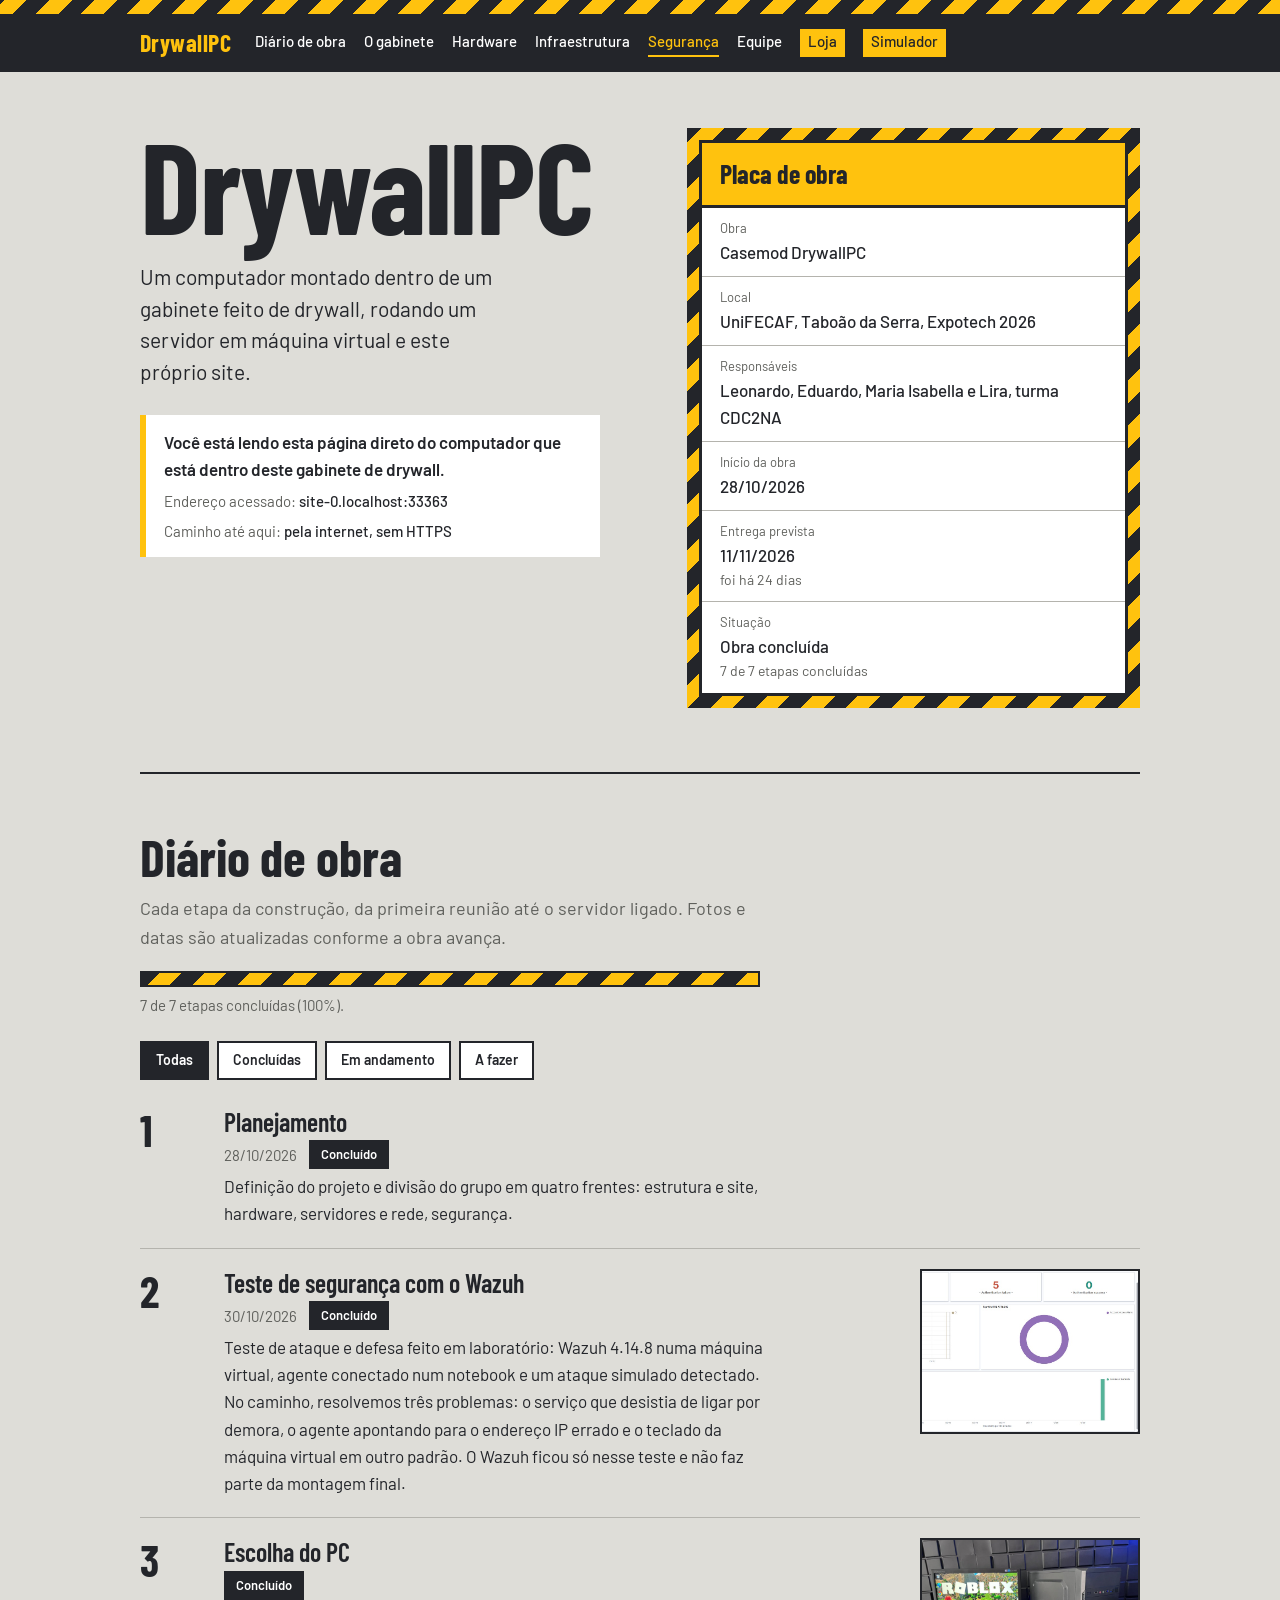
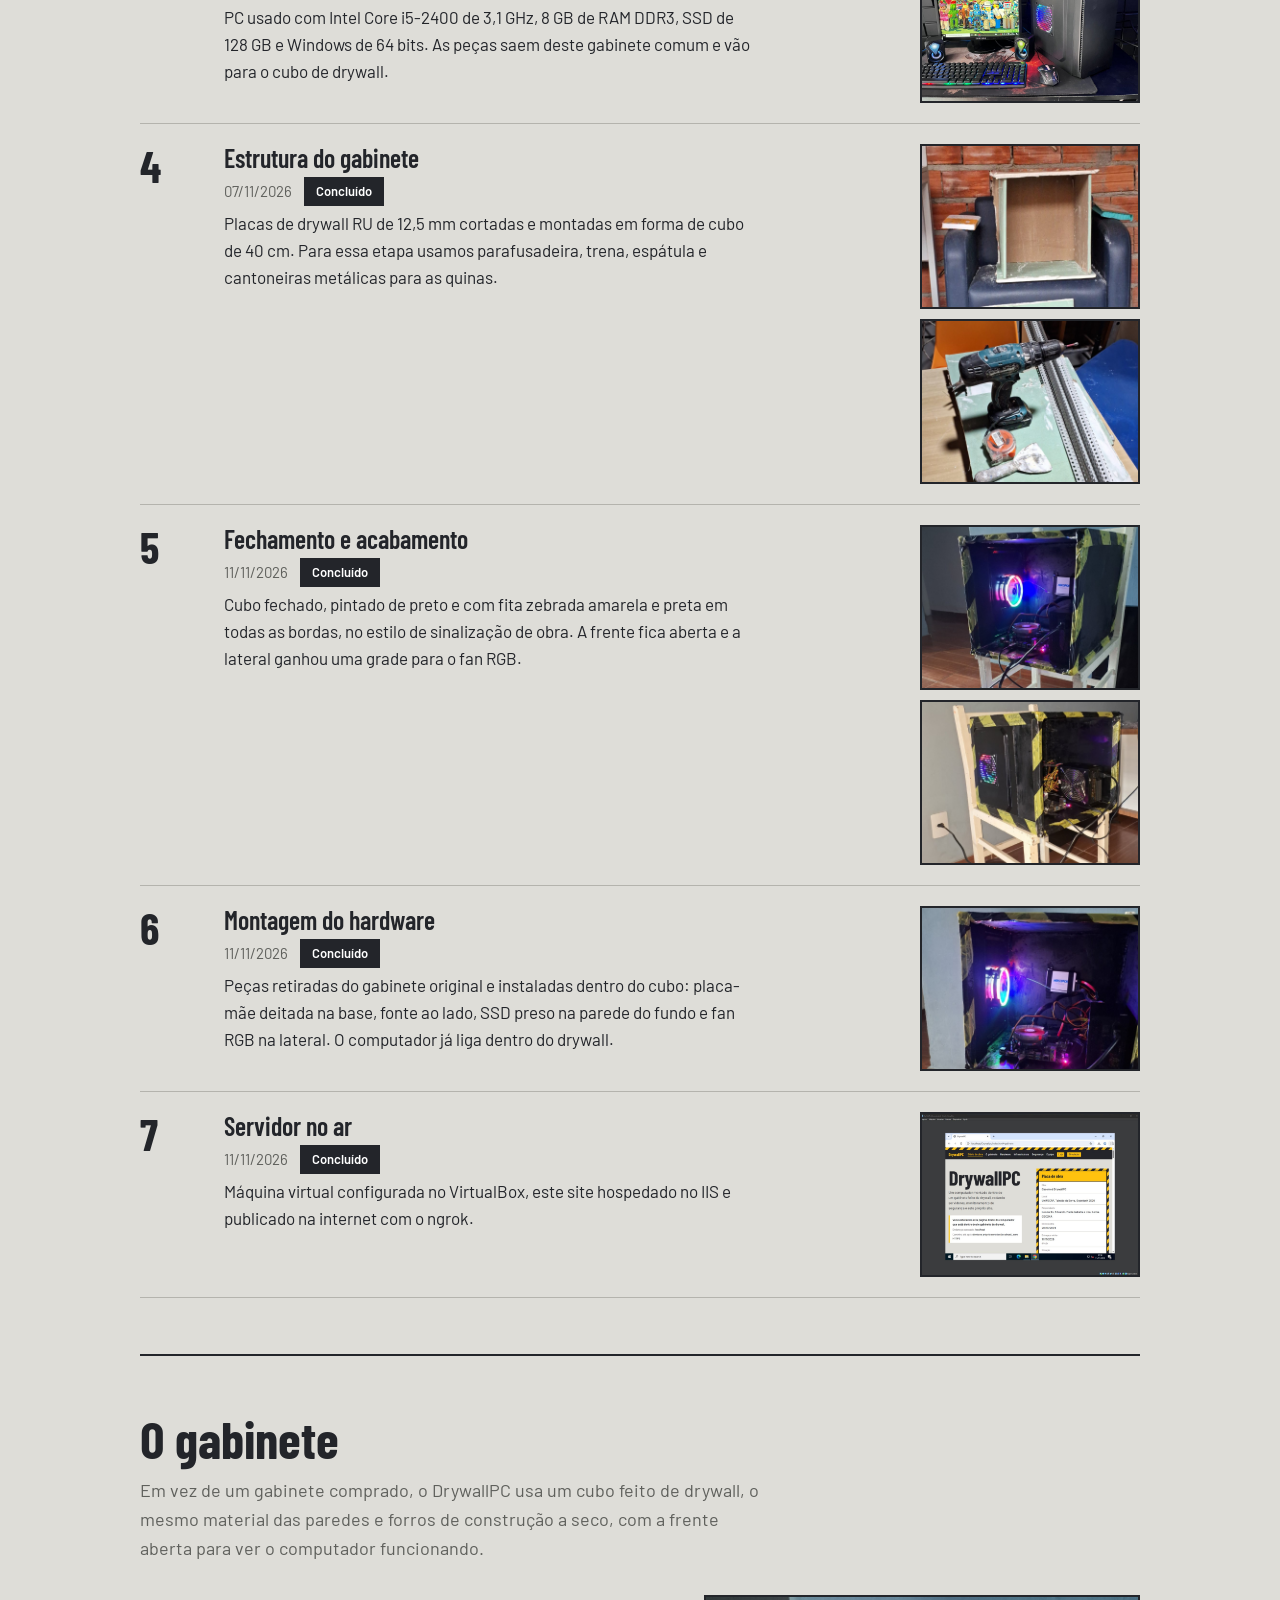
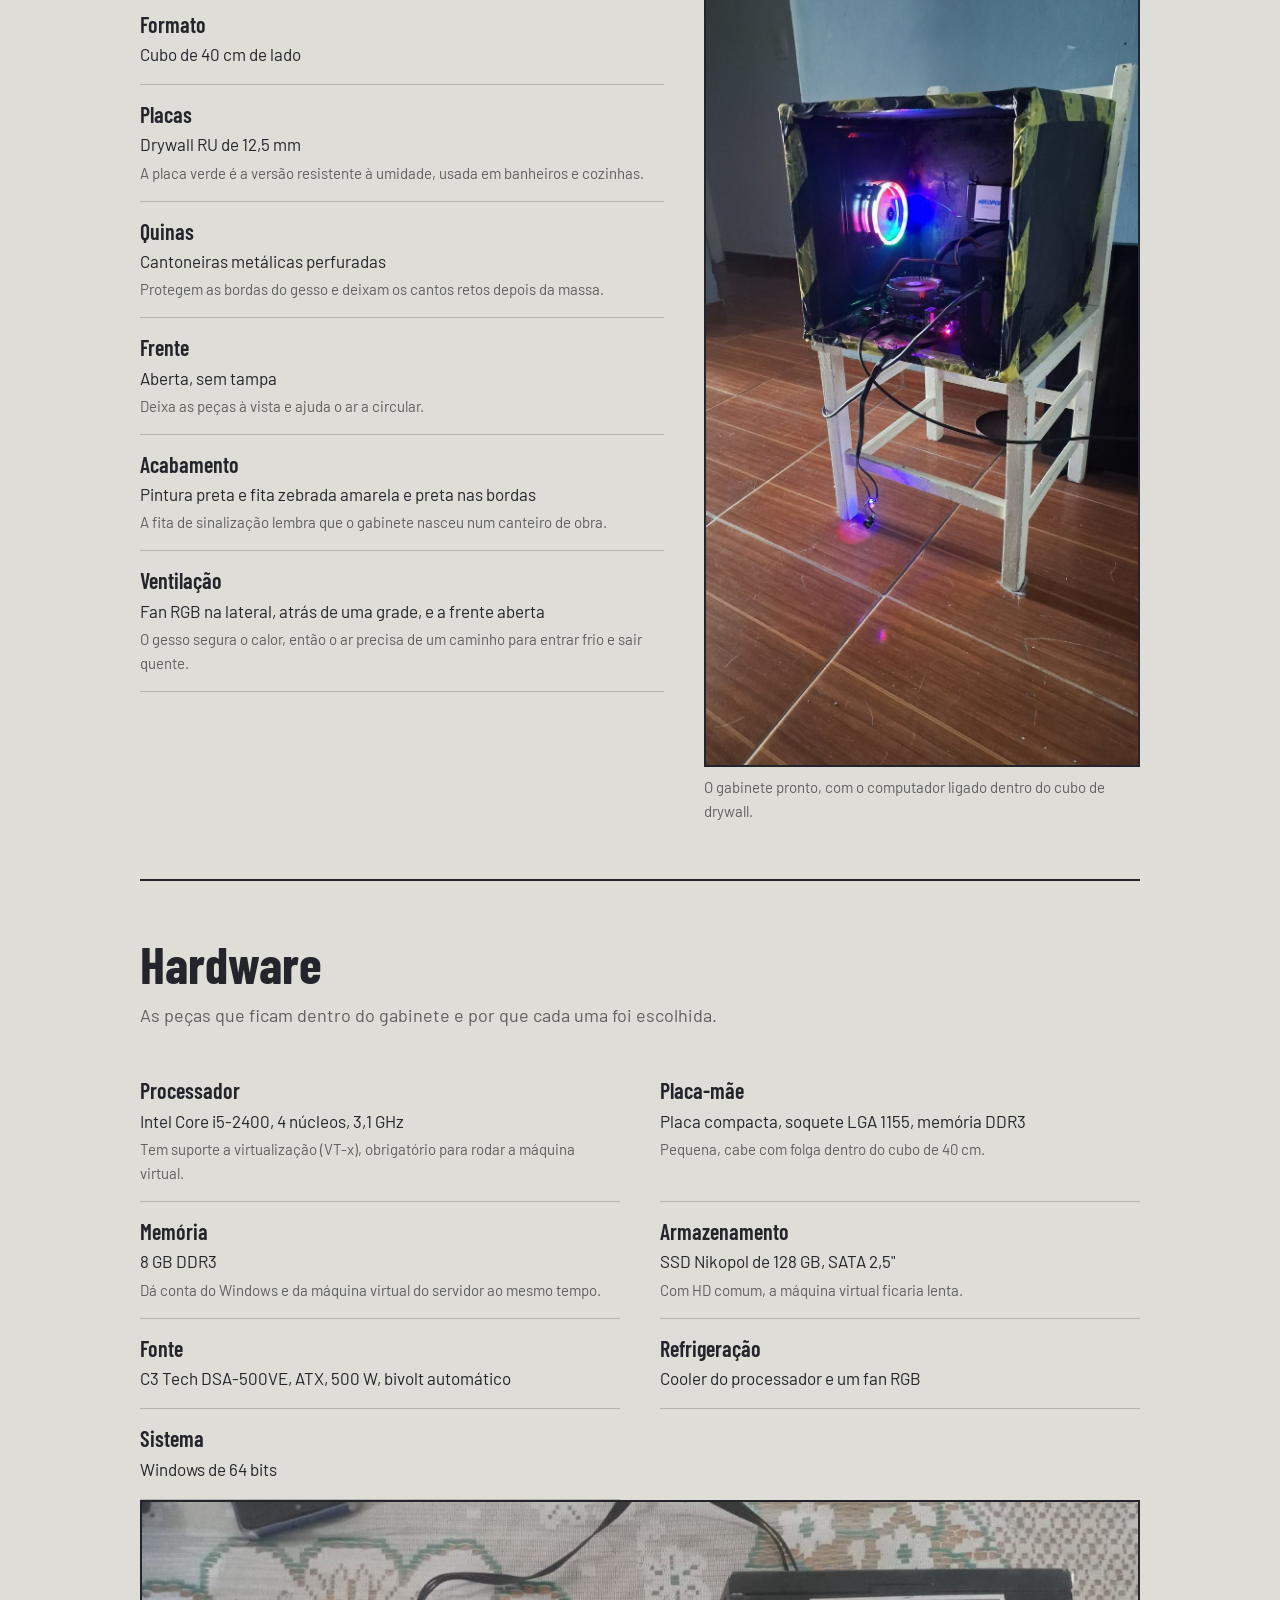
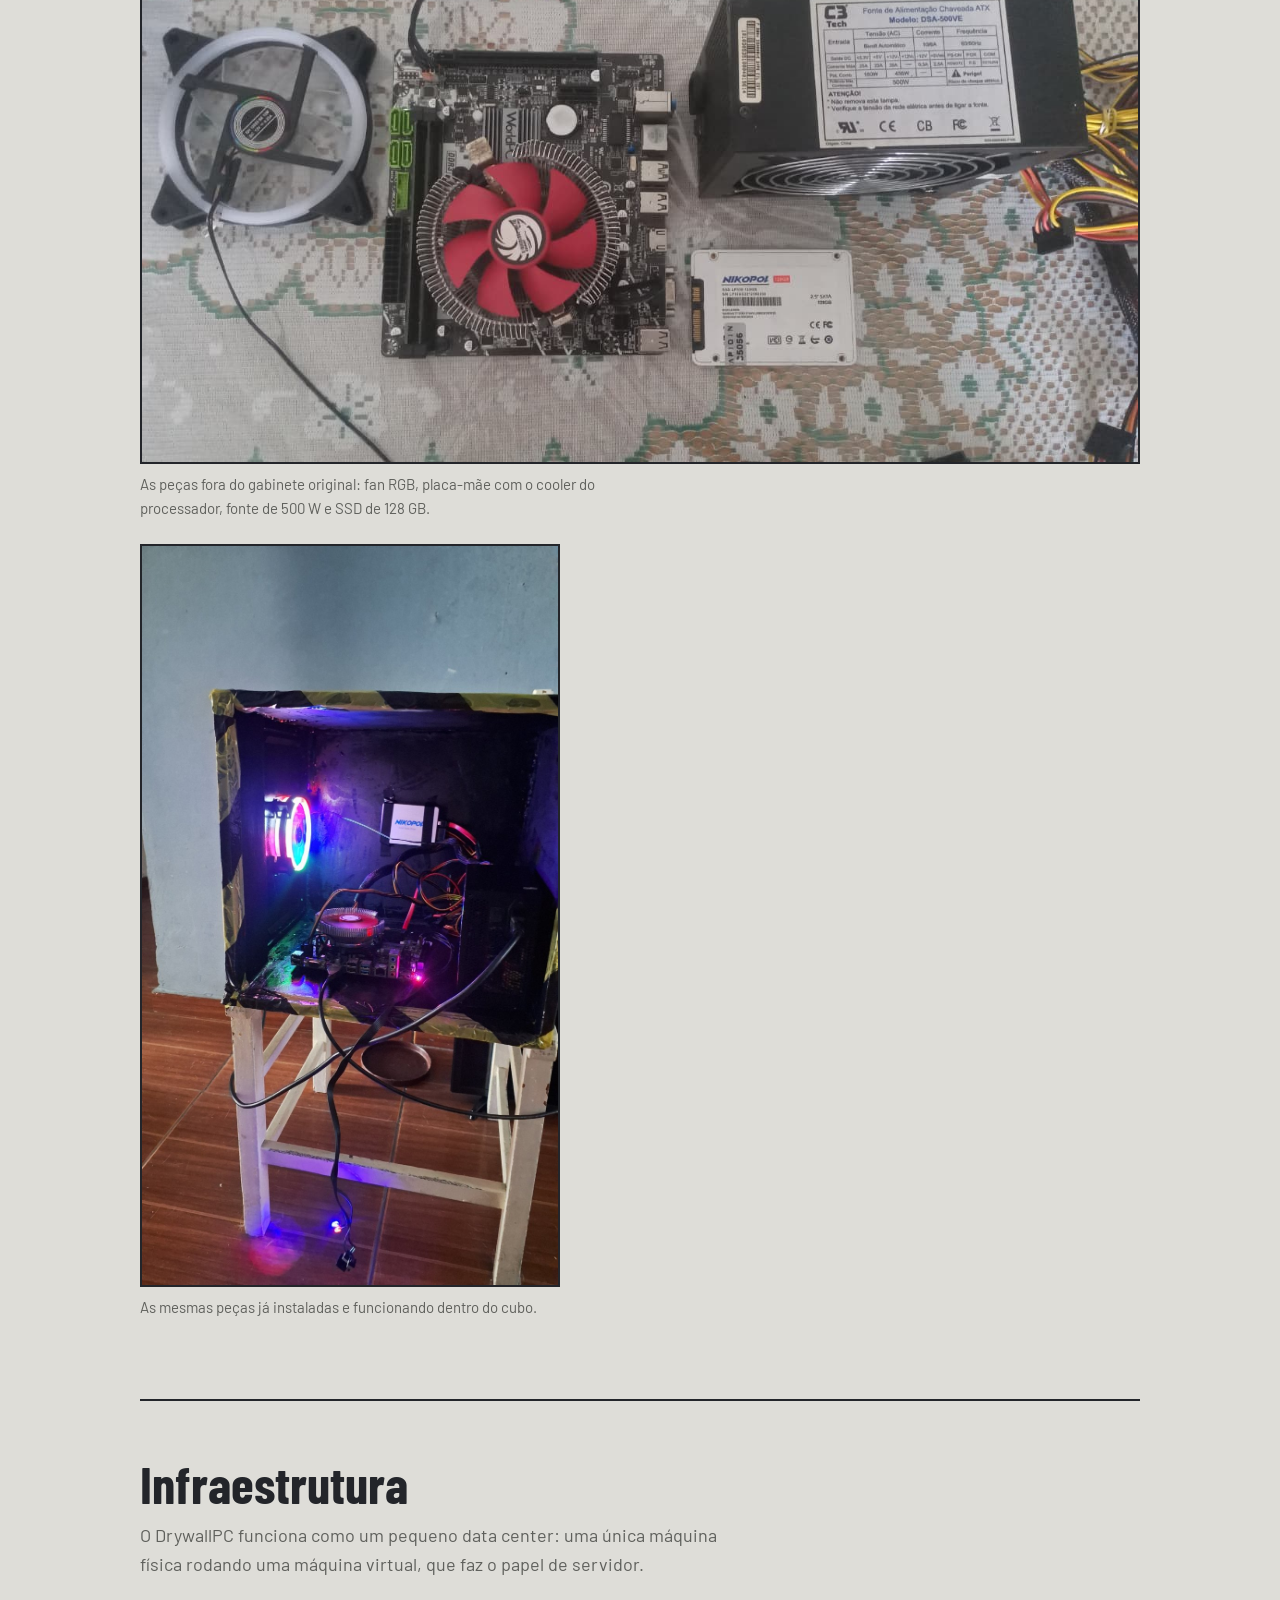
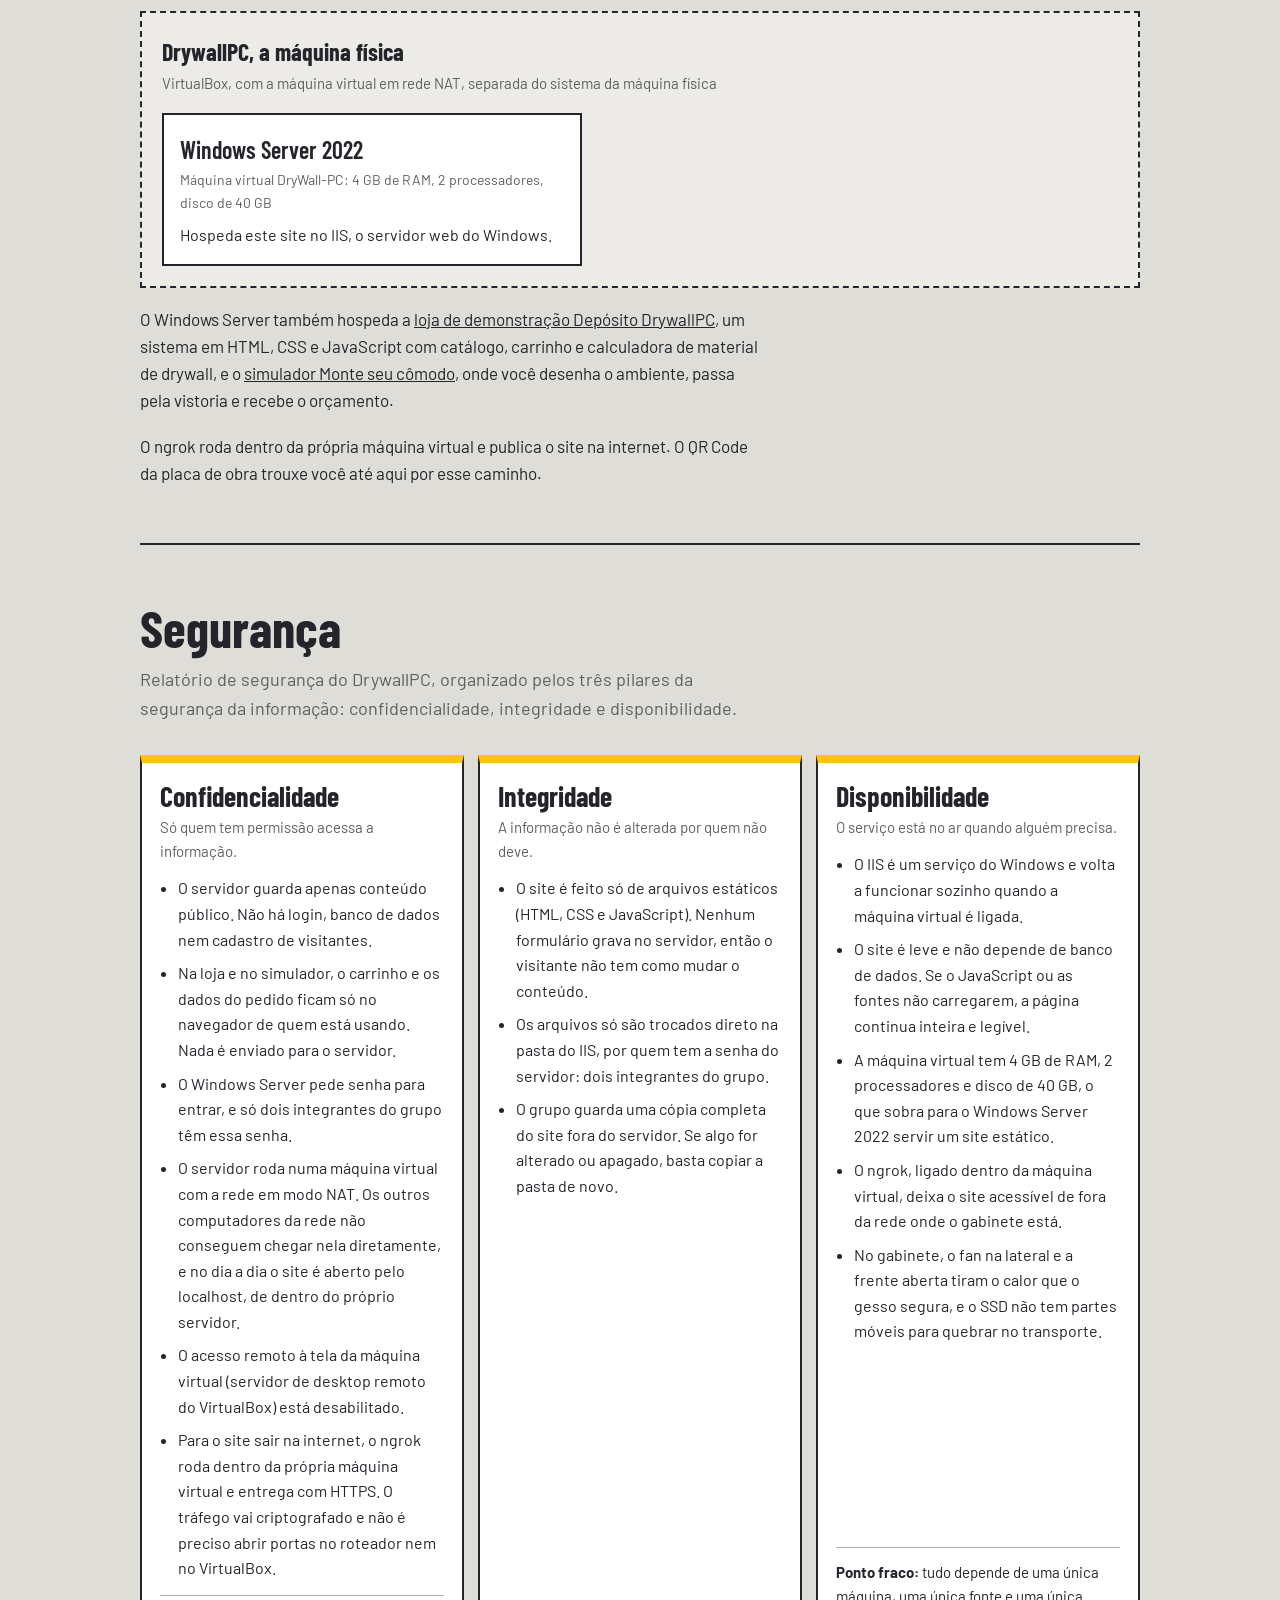
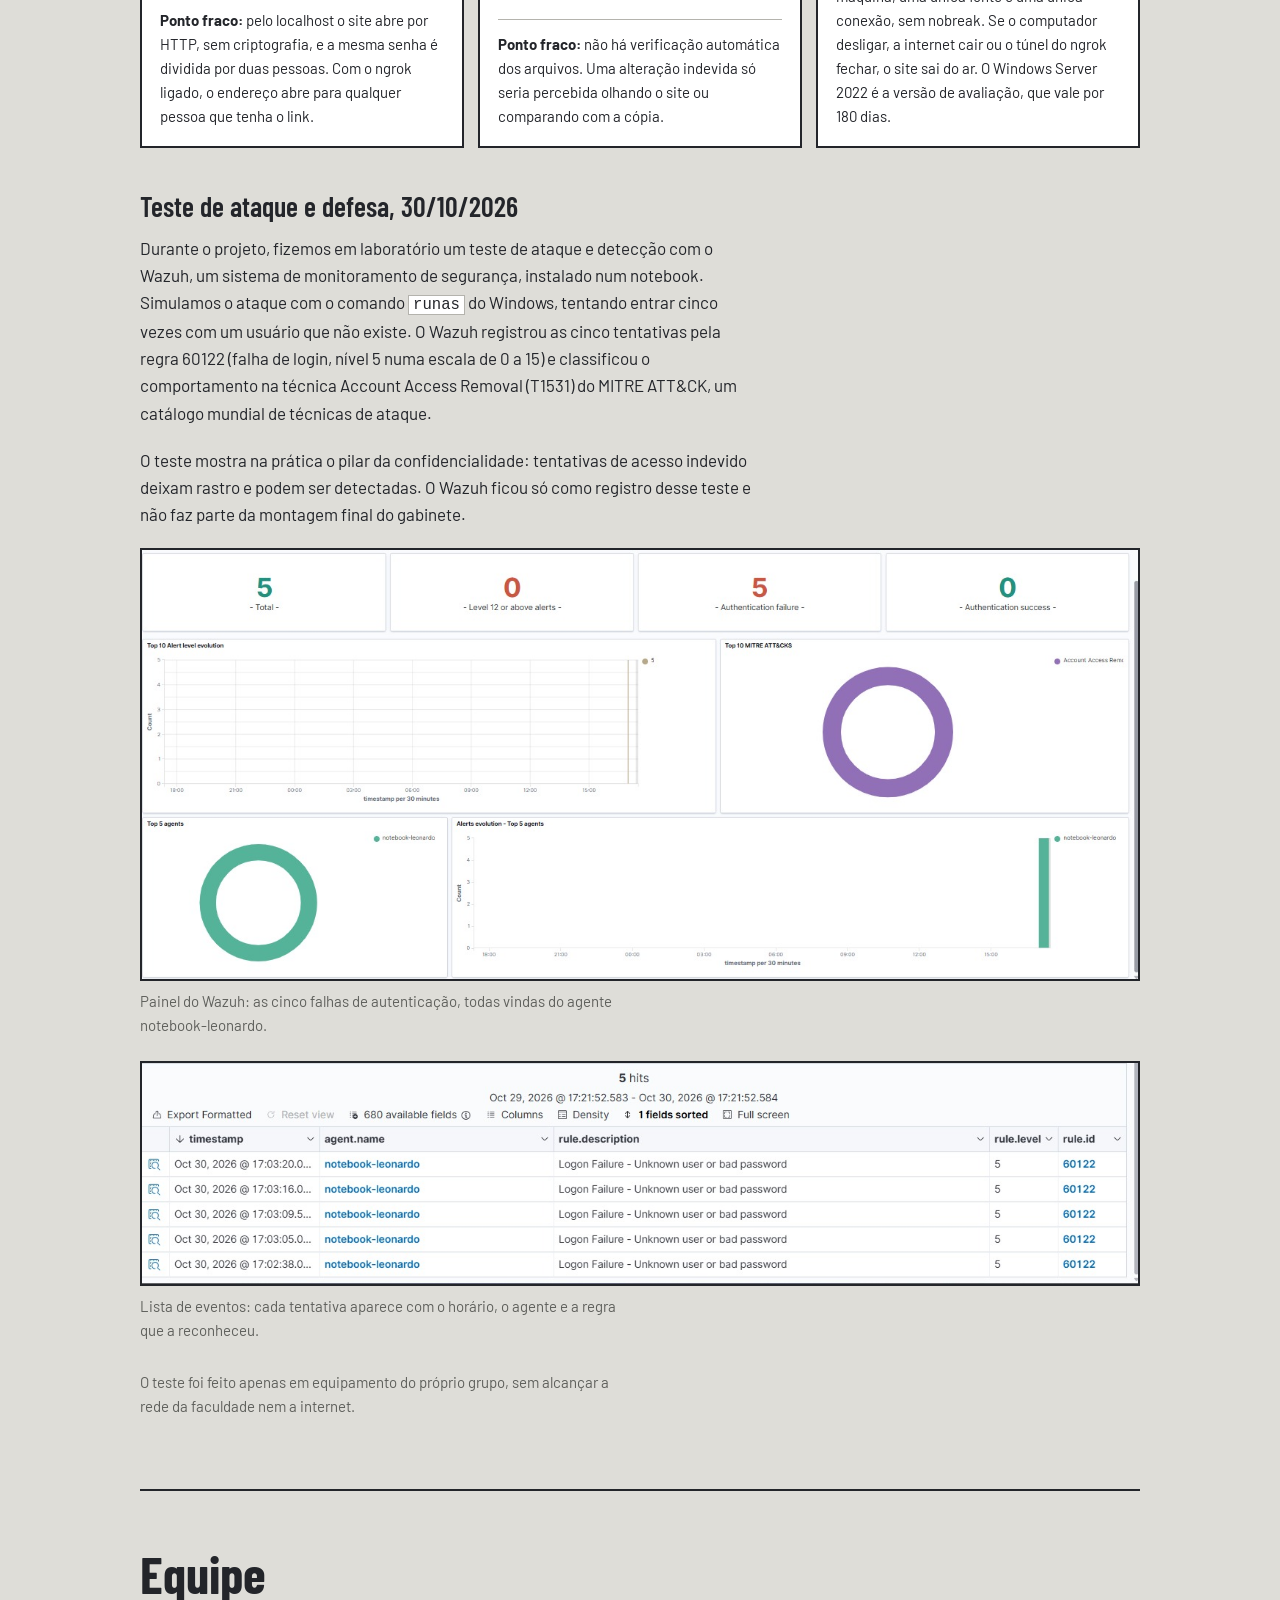
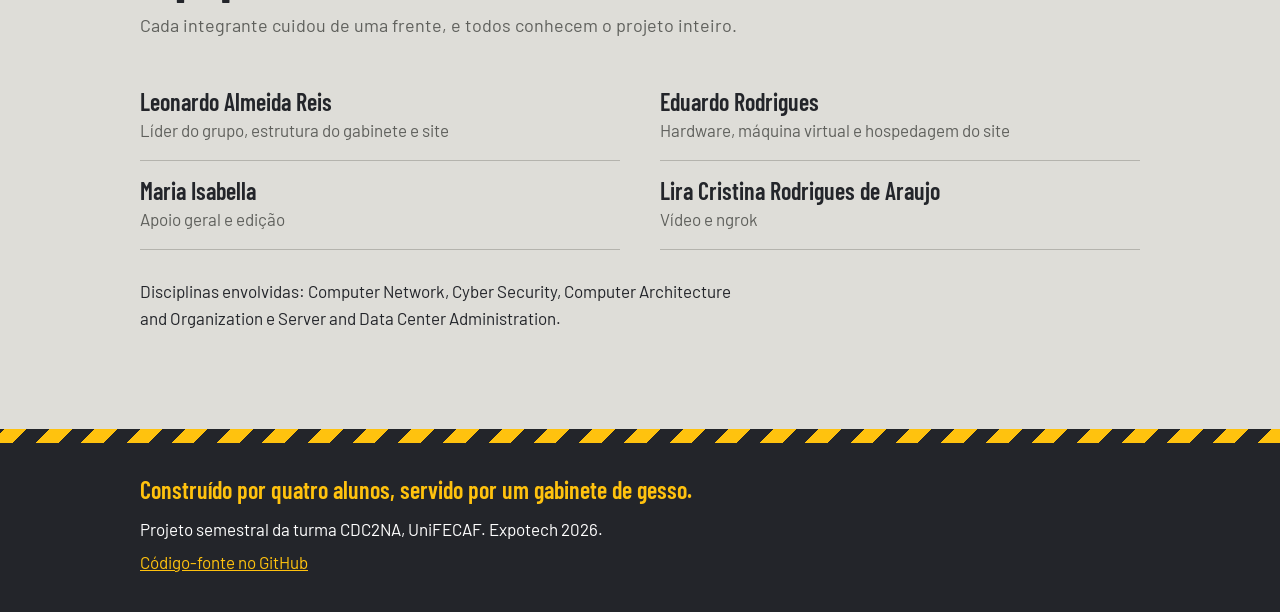
<file: drywall/index.html>
<!doctype html>
<!--
  DrywallPC - site do projeto (Expotech 2026, UniFECAF)

  Estrutura:
  - index.html      conteúdo da página (este arquivo)
  - css/style.css   visual (cores, fontes, layout)
  - js/script.js    interação (endereço acessado, progresso, filtros, fotos ampliadas)
  - fotos/          imagens usadas na página

  Como editar:
  - Tudo que aparece com fundo amarelo e entre [colchetes] (classe "preencher")
    ainda precisa ser preenchido pelo grupo. Troque o texto e apague a classe.
  - Fotos: troque cada <div class="foto">...</div> por
      <a class="foto-real" href="fotos/nome.jpg"><img src="fotos/nome.jpg" alt="descrição"></a>
    e coloque a imagem na pasta "fotos".
  - Status do diário: use as classes "ok" (concluído), "andando" (em andamento)
    ou "fazer" (a fazer) no <span class="status">. A barra de progresso e a
    placa de obra são calculadas automaticamente a partir desses status.
  - Data de entrega: ajuste o data-data (AAAA-MM-DD) no <span id="contagem">.
  - Para publicar: copie esta pasta inteira para a pasta do site no IIS
    (normalmente C:\inetpub\wwwroot) e publique com o ngrok. Veja o LEIA-ME.txt.
-->
<html lang="pt-BR">
<head>
<meta charset="utf-8">
<meta name="viewport" content="width=device-width, initial-scale=1">
<title>DrywallPC</title>
<meta name="description" content="DrywallPC: um computador montado dentro de um gabinete feito de drywall. Projeto semestral da turma CDC2NA, UniFECAF, Expotech 2026.">
<link rel="preconnect" href="https://fonts.googleapis.com">
<link rel="preconnect" href="https://fonts.gstatic.com" crossorigin>
<link href="https://fonts.googleapis.com/css2?family=Barlow+Condensed:wght@600;700&family=Barlow:wght@400;500;600&display=swap" rel="stylesheet">
<link rel="stylesheet" href="css/style.css">
<script src="js/script.js" defer></script>
</head>
<body>

<div class="fita" aria-hidden="true"></div>
<header class="topo">
  <div class="topo-in">
    <a class="marca" href="#inicio">DrywallPC</a>
    <nav aria-label="Seções">
      <a href="#diario">Diário de obra</a>
      <a href="#gabinete">O gabinete</a>
      <a href="#hardware">Hardware</a>
      <a href="#infra">Infraestrutura</a>
      <a href="#seguranca">Segurança</a>
      <a href="#equipe">Equipe</a>
      <a href="loja.html" class="link-loja">Loja</a>
      <a href="simulador.html" class="link-loja">Simulador</a>
    </nav>
  </div>
</header>

<main id="inicio">

  <div class="hero">
    <div>
      <h1>DrywallPC</h1>
      <p class="lead">Um computador montado dentro de um gabinete feito de drywall, rodando um servidor em máquina virtual e este próprio site.</p>
      <div class="servidor">
        <p class="forte">Você está lendo esta página direto do computador que está dentro deste gabinete de drywall.</p>
        <p class="host">Endereço acessado: <span id="host">—</span></p>
        <p class="host">Caminho até aqui: <span id="caminho">—</span></p>
      </div>
    </div>

    <aside class="placa-obra" aria-labelledby="placa-titulo">
      <div class="placa-obra-in">
        <h2 id="placa-titulo">Placa de obra</h2>
        <dl>
          <div class="campo"><dt>Obra</dt><dd>Casemod DrywallPC</dd></div>
          <div class="campo"><dt>Local</dt><dd>UniFECAF, Taboão da Serra, Expotech 2026</dd></div>
          <div class="campo"><dt>Responsáveis</dt><dd>Leonardo, Eduardo, Maria Isabella e Lira, turma CDC2NA</dd></div>
          <div class="campo"><dt>Início da obra</dt><dd>28/10/2026</dd></div>
          <div class="campo"><dt>Entrega prevista</dt><dd>11/11/2026 <span id="contagem" class="contagem" data-data="2026-11-11"></span></dd></div>
          <div class="campo"><dt>Situação</dt><dd><span id="situacao">Em construção</span> <span id="situacao-progresso" class="contagem"></span></dd></div>
        </dl>
      </div>
    </aside>
  </div>

  <section class="bloco" id="diario" aria-labelledby="diario-titulo">
    <h2 id="diario-titulo">Diário de obra</h2>
    <p class="intro">Cada etapa da construção, da primeira reunião até o servidor ligado. Fotos e datas são atualizadas conforme a obra avança.</p>

    <div class="progresso">
      <div class="progresso-barra" role="progressbar" aria-label="Progresso da obra" aria-valuemin="0" aria-valuemax="100" aria-valuenow="0"><span id="progresso-fill"></span></div>
      <p id="progresso-texto">Progresso calculado a partir dos status abaixo.</p>
    </div>

    <div class="filtros" role="group" aria-label="Filtrar etapas por status">
      <button type="button" data-filtro="todas" aria-pressed="true">Todas</button>
      <button type="button" data-filtro="ok" aria-pressed="false">Concluídas</button>
      <button type="button" data-filtro="andando" aria-pressed="false">Em andamento</button>
      <button type="button" data-filtro="fazer" aria-pressed="false">A fazer</button>
    </div>
    <p class="filtros-vazio" id="filtros-vazio" hidden>Nenhuma etapa com esse status.</p>

    <ol class="diario">
      <li data-etapa="1" class="sem-foto">
        <div>
          <h3>Planejamento</h3>
          <div class="meta"><span>28/10/2026</span><span class="status ok">Concluído</span></div>
          <p>Definição do projeto e divisão do grupo em quatro frentes: estrutura e site, hardware, servidores e rede, segurança.</p>
        </div>
      </li>
      <li data-etapa="2">
        <div>
          <h3>Teste de segurança com o Wazuh</h3>
          <div class="meta"><span>30/10/2026</span><span class="status ok">Concluído</span></div>
          <p>Teste de ataque e defesa feito em laboratório: Wazuh 4.14.8 numa máquina virtual, agente conectado num notebook e um ataque simulado detectado. No caminho, resolvemos três problemas: o serviço que desistia de ligar por demora, o agente apontando para o endereço IP errado e o teclado da máquina virtual em outro padrão. O Wazuh ficou só nesse teste e não faz parte da montagem final.</p>
        </div>
        <a class="foto-real" href="fotos/wazuh-painel.jpg"><img style="object-position: right top" src="fotos/wazuh-painel.jpg" alt="Painel do Wazuh com cinco falhas de autenticação detectadas" loading="lazy"></a>
      </li>
      <li data-etapa="3">
        <div>
          <h3>Escolha do PC</h3>
          <div class="meta"><span class="status ok">Concluído</span></div>
          <p>PC usado com Intel Core i5-2400 de 3,1&nbsp;GHz, 8&nbsp;GB de RAM DDR3, SSD de 128&nbsp;GB e Windows de 64 bits. As peças saem deste gabinete comum e vão para o cubo de drywall.</p>
        </div>
        <a class="foto-real" href="fotos/pc-escolhido.jpg"><img src="fotos/pc-escolhido.jpg" alt="O PC escolhido ainda no gabinete preto original, ligado a um monitor, teclado e mouse" loading="lazy"></a>
      </li>
      <li data-etapa="4">
        <div>
          <h3>Estrutura do gabinete</h3>
          <div class="meta"><span>07/11/2026</span><span class="status ok">Concluído</span></div>
          <p>Placas de drywall RU de 12,5&nbsp;mm cortadas e montadas em forma de cubo de 40&nbsp;cm. Para essa etapa usamos parafusadeira, trena, espátula e cantoneiras metálicas para as quinas.</p>
        </div>
        <div class="fotos-col">
          <a class="foto-real" href="fotos/estrutura-cubo.jpg"><img style="object-position: center 37%" src="fotos/estrutura-cubo.jpg" alt="Cubo de drywall verde em montagem, com uma das placas ainda solta" loading="lazy"></a>
          <a class="foto-real" href="fotos/estrutura-materiais.jpg"><img style="object-position: center 25%" src="fotos/estrutura-materiais.jpg" alt="Parafusadeira, trena, espátula e cantoneiras metálicas sobre placas de drywall" loading="lazy"></a>
        </div>
      </li>
      <li data-etapa="5">
        <div>
          <h3>Fechamento e acabamento</h3>
          <div class="meta"><span>11/11/2026</span><span class="status ok">Concluído</span></div>
          <p>Cubo fechado, pintado de preto e com fita zebrada amarela e preta em todas as bordas, no estilo de sinalização de obra. A frente fica aberta e a lateral ganhou uma grade para o fan RGB.</p>
        </div>
        <div class="fotos-col">
          <a class="foto-real" href="fotos/gabinete-pronto.jpg"><img style="object-position: center 20%" src="fotos/gabinete-pronto.jpg" alt="Gabinete de drywall pronto: cubo preto com fita zebrada amarela e preta nas bordas, frente aberta e o computador ligado com luzes RGB dentro" loading="lazy"></a>
          <a class="foto-real" href="fotos/gabinete-lateral.jpg"><img style="object-position: center 52%" src="fotos/gabinete-lateral.jpg" alt="Lateral do gabinete pronto, com a grade de ventilação e o fan RGB aceso atrás dela" loading="lazy"></a>
        </div>
      </li>
      <li data-etapa="6">
        <div>
          <h3>Montagem do hardware</h3>
          <div class="meta"><span>11/11/2026</span><span class="status ok">Concluído</span></div>
          <p>Peças retiradas do gabinete original e instaladas dentro do cubo: placa-mãe deitada na base, fonte ao lado, SSD preso na parede do fundo e fan RGB na lateral. O computador já liga dentro do drywall.</p>
        </div>
        <a class="foto-real" href="fotos/hardware-montado.jpg"><img style="object-position: center 32%" src="fotos/hardware-montado.jpg" alt="Interior do gabinete de drywall com o computador ligado: fan RGB na lateral, SSD Nikopol na parede do fundo, placa-mãe com cooler na base e fonte ao lado" loading="lazy"></a>
      </li>
      <li data-etapa="7">
        <div>
          <h3>Servidor no ar</h3>
          <div class="meta"><span>11/11/2026</span><span class="status ok">Concluído</span></div>
          <p>Máquina virtual configurada no VirtualBox, este site hospedado no IIS e publicado na internet com o ngrok.</p>
        </div>
        <a class="foto-real" href="fotos/site-na-vm.jpg"><img style="object-position: center top" src="fotos/site-na-vm.jpg" alt="Janela do VirtualBox com a máquina virtual DryWallPc aberta e o site DrywallPC carregado no navegador pelo endereço localhost" loading="lazy"></a>
      </li>
    </ol>
  </section>

  <section class="bloco" id="gabinete" aria-labelledby="gabinete-titulo">
    <h2 id="gabinete-titulo">O gabinete</h2>
    <p class="intro">Em vez de um gabinete comprado, o DrywallPC usa um cubo feito de drywall, o mesmo material das paredes e forros de construção a seco, com a frente aberta para ver o computador funcionando.</p>
    <div class="gabinete-grid">
      <dl class="ficha ficha-uma">
        <div class="item"><dt>Formato</dt><dd>Cubo de 40&nbsp;cm de lado</dd></div>
        <div class="item"><dt>Placas</dt><dd>Drywall RU de 12,5&nbsp;mm<span class="porque">A placa verde é a versão resistente à umidade, usada em banheiros e cozinhas.</span></dd></div>
        <div class="item"><dt>Quinas</dt><dd>Cantoneiras metálicas perfuradas<span class="porque">Protegem as bordas do gesso e deixam os cantos retos depois da massa.</span></dd></div>
        <div class="item"><dt>Frente</dt><dd>Aberta, sem tampa<span class="porque">Deixa as peças à vista e ajuda o ar a circular.</span></dd></div>
        <div class="item"><dt>Acabamento</dt><dd>Pintura preta e fita zebrada amarela e preta nas bordas<span class="porque">A fita de sinalização lembra que o gabinete nasceu num canteiro de obra.</span></dd></div>
        <div class="item"><dt>Ventilação</dt><dd>Fan RGB na lateral, atrás de uma grade, e a frente aberta<span class="porque">O gesso segura o calor, então o ar precisa de um caminho para entrar frio e sair quente.</span></dd></div>
      </dl>
      <figure class="print">
        <a href="fotos/gabinete-pronto.jpg"><img src="fotos/gabinete-pronto.jpg" alt="Gabinete de drywall pronto: cubo preto com fita zebrada amarela e preta nas bordas, frente aberta e o computador ligado com luzes RGB dentro" loading="lazy"></a>
        <figcaption>O gabinete pronto, com o computador ligado dentro do cubo de drywall.</figcaption>
      </figure>
    </div>
  </section>

  <section class="bloco" id="hardware" aria-labelledby="hardware-titulo">
    <h2 id="hardware-titulo">Hardware</h2>
    <p class="intro">As peças que ficam dentro do gabinete e por que cada uma foi escolhida.</p>
    <dl class="ficha">
      <div class="item"><dt>Processador</dt><dd>Intel Core i5-2400, 4 núcleos, 3,1&nbsp;GHz<span class="porque">Tem suporte a virtualização (VT-x), obrigatório para rodar a máquina virtual.</span></dd></div>
      <div class="item"><dt>Placa-mãe</dt><dd>Placa compacta, soquete LGA&nbsp;1155, memória DDR3<span class="porque">Pequena, cabe com folga dentro do cubo de 40&nbsp;cm.</span></dd></div>
      <div class="item"><dt>Memória</dt><dd>8&nbsp;GB DDR3<span class="porque">Dá conta do Windows e da máquina virtual do servidor ao mesmo tempo.</span></dd></div>
      <div class="item"><dt>Armazenamento</dt><dd>SSD Nikopol de 128&nbsp;GB, SATA 2,5"<span class="porque">Com HD comum, a máquina virtual ficaria lenta.</span></dd></div>
      <div class="item"><dt>Fonte</dt><dd>C3&nbsp;Tech DSA-500VE, ATX, 500&nbsp;W, bivolt automático</dd></div>
      <div class="item"><dt>Refrigeração</dt><dd>Cooler do processador e um fan RGB</dd></div>
      <div class="item"><dt>Sistema</dt><dd>Windows de 64 bits</dd></div>
    </dl>
    <figure class="print">
      <a href="fotos/hardware-pecas.jpg"><img src="fotos/hardware-pecas.jpg" alt="Fan RGB, placa-mãe com cooler vermelho, fonte C3 Tech DSA-500VE e SSD Nikopol de 128 GB sobre uma mesa" loading="lazy"></a>
      <figcaption>As peças fora do gabinete original: fan RGB, placa-mãe com o cooler do processador, fonte de 500&nbsp;W e SSD de 128&nbsp;GB.</figcaption>
    </figure>
    <figure class="print print-retrato">
      <a href="fotos/hardware-montado.jpg"><img src="fotos/hardware-montado.jpg" alt="Interior do gabinete de drywall com o computador ligado: fan RGB na lateral, SSD Nikopol na parede do fundo, placa-mãe com cooler na base e fonte ao lado" loading="lazy"></a>
      <figcaption>As mesmas peças já instaladas e funcionando dentro do cubo.</figcaption>
    </figure>
  </section>

  <section class="bloco" id="infra" aria-labelledby="infra-titulo">
    <h2 id="infra-titulo">Infraestrutura</h2>
    <p class="intro">O DrywallPC funciona como um pequeno data center: uma única máquina física rodando uma máquina virtual, que faz o papel de servidor.</p>
    <div class="planta">
      <p class="planta-titulo">DrywallPC, a máquina física</p>
      <p class="planta-sub">VirtualBox, com a máquina virtual em rede NAT, separada do sistema da máquina física</p>
      <div class="vms vms-uma">
        <div class="vm">
          <h3>Windows Server 2022</h3>
          <p class="ram">Máquina virtual DryWall-PC: 4&nbsp;GB de RAM, 2 processadores, disco de 40&nbsp;GB</p>
          <p>Hospeda este site no IIS, o servidor web do Windows.</p>
        </div>
      </div>
    </div>
    <p class="fora">O Windows Server também hospeda a <a href="loja.html">loja de demonstração Depósito DrywallPC</a>, um sistema em HTML, CSS e JavaScript com catálogo, carrinho e calculadora de material de drywall, e o <a href="simulador.html">simulador Monte seu cômodo</a>, onde você desenha o ambiente, passa pela vistoria e recebe o orçamento.</p>
    <p class="fora">O ngrok roda dentro da própria máquina virtual e publica o site na internet. O QR Code da placa de obra trouxe você até aqui por esse caminho.</p>
  </section>

  <section class="bloco" id="seguranca" aria-labelledby="seguranca-titulo">
    <h2 id="seguranca-titulo">Segurança</h2>
    <p class="intro">Relatório de segurança do DrywallPC, organizado pelos três pilares da segurança da informação: confidencialidade, integridade e disponibilidade.</p>

    <div class="pilares">
      <article class="pilar">
        <h3>Confidencialidade</h3>
        <p class="pilar-def">Só quem tem permissão acessa a informação.</p>
        <ul>
          <li>O servidor guarda apenas conteúdo público. Não há login, banco de dados nem cadastro de visitantes.</li>
          <li>Na loja e no simulador, o carrinho e os dados do pedido ficam só no navegador de quem está usando. Nada é enviado para o servidor.</li>
          <li>O Windows Server pede senha para entrar, e só dois integrantes do grupo têm essa senha.</li>
          <li>O servidor roda numa máquina virtual com a rede em modo NAT. Os outros computadores da rede não conseguem chegar nela diretamente, e no dia a dia o site é aberto pelo localhost, de dentro do próprio servidor.</li>
          <li>O acesso remoto à tela da máquina virtual (servidor de desktop remoto do VirtualBox) está desabilitado.</li>
          <li>Para o site sair na internet, o ngrok roda dentro da própria máquina virtual e entrega com HTTPS. O tráfego vai criptografado e não é preciso abrir portas no roteador nem no VirtualBox.</li>
        </ul>
        <p class="pilar-limite"><strong>Ponto fraco:</strong> pelo localhost o site abre por HTTP, sem criptografia, e a mesma senha é dividida por duas pessoas. Com o ngrok ligado, o endereço abre para qualquer pessoa que tenha o link.</p>
      </article>

      <article class="pilar">
        <h3>Integridade</h3>
        <p class="pilar-def">A informação não é alterada por quem não deve.</p>
        <ul>
          <li>O site é feito só de arquivos estáticos (HTML, CSS e JavaScript). Nenhum formulário grava no servidor, então o visitante não tem como mudar o conteúdo.</li>
          <li>Os arquivos só são trocados direto na pasta do IIS, por quem tem a senha do servidor: dois integrantes do grupo.</li>
          <li>O grupo guarda uma cópia completa do site fora do servidor. Se algo for alterado ou apagado, basta copiar a pasta de novo.</li>
        </ul>
        <p class="pilar-limite"><strong>Ponto fraco:</strong> não há verificação automática dos arquivos. Uma alteração indevida só seria percebida olhando o site ou comparando com a cópia.</p>
      </article>

      <article class="pilar">
        <h3>Disponibilidade</h3>
        <p class="pilar-def">O serviço está no ar quando alguém precisa.</p>
        <ul>
          <li>O IIS é um serviço do Windows e volta a funcionar sozinho quando a máquina virtual é ligada.</li>
          <li>O site é leve e não depende de banco de dados. Se o JavaScript ou as fontes não carregarem, a página continua inteira e legível.</li>
          <li>A máquina virtual tem 4&nbsp;GB de RAM, 2 processadores e disco de 40&nbsp;GB, o que sobra para o Windows Server 2022 servir um site estático.</li>
          <li>O ngrok, ligado dentro da máquina virtual, deixa o site acessível de fora da rede onde o gabinete está.</li>
          <li>No gabinete, o fan na lateral e a frente aberta tiram o calor que o gesso segura, e o SSD não tem partes móveis para quebrar no transporte.</li>
        </ul>
        <p class="pilar-limite"><strong>Ponto fraco:</strong> tudo depende de uma única máquina, uma única fonte e uma única conexão, sem nobreak. Se o computador desligar, a internet cair ou o túnel do ngrok fechar, o site sai do ar. O Windows Server 2022 é a versão de avaliação, que vale por 180 dias.</p>
      </article>
    </div>

    <div class="teste">
      <h3>Teste de ataque e defesa, 30/10/2026</h3>
      <p>Durante o projeto, fizemos em laboratório um teste de ataque e detecção com o Wazuh, um sistema de monitoramento de segurança, instalado num notebook. Simulamos o ataque com o comando <code>runas</code> do Windows, tentando entrar cinco vezes com um usuário que não existe. O Wazuh registrou as cinco tentativas pela regra 60122 (falha de login, nível 5 numa escala de 0 a 15) e classificou o comportamento na técnica Account Access Removal (T1531) do MITRE ATT&amp;CK, um catálogo mundial de técnicas de ataque.</p>
      <p>O teste mostra na prática o pilar da confidencialidade: tentativas de acesso indevido deixam rastro e podem ser detectadas. O Wazuh ficou só como registro desse teste e não faz parte da montagem final do gabinete.</p>
      <figure class="print">
        <a href="fotos/wazuh-painel.jpg"><img src="fotos/wazuh-painel.jpg" alt="Painel do Wazuh: 5 alertas no total, 5 falhas de autenticação, todos do agente notebook-leonardo" loading="lazy"></a>
        <figcaption>Painel do Wazuh: as cinco falhas de autenticação, todas vindas do agente notebook-leonardo.</figcaption>
      </figure>
      <figure class="print">
        <a href="fotos/wazuh-alertas.jpg"><img src="fotos/wazuh-alertas.jpg" alt="Lista de eventos do Wazuh com cinco alertas Logon Failure, regra 60122" loading="lazy"></a>
        <figcaption>Lista de eventos: cada tentativa aparece com o horário, o agente e a regra que a reconheceu.</figcaption>
      </figure>
    </div>
    <p class="aviso">O teste foi feito apenas em equipamento do próprio grupo, sem alcançar a rede da faculdade nem a internet.</p>
  </section>

  <section class="bloco" id="equipe" aria-labelledby="equipe-titulo">
    <h2 id="equipe-titulo">Equipe</h2>
    <p class="intro">Cada integrante cuidou de uma frente, e todos conhecem o projeto inteiro.</p>
    <ul class="equipe">
      <li><span class="nome">Leonardo Almeida Reis</span><span class="frente">Líder do grupo, estrutura do gabinete e site</span></li>
      <li><span class="nome">Eduardo Rodrigues</span><span class="frente">Hardware, máquina virtual e hospedagem do site</span></li>
      <li><span class="nome">Maria Isabella</span><span class="frente">Apoio geral e edição</span></li>
      <li><span class="nome">Lira Cristina Rodrigues de Araujo</span><span class="frente">Vídeo e ngrok</span></li>
    </ul>
    <p class="disciplinas">Disciplinas envolvidas: Computer Network, Cyber Security, Computer Architecture and Organization e Server and Data Center Administration.</p>
  </section>

</main>

<footer>
  <div class="fita" aria-hidden="true"></div>
  <div class="rodape">
    <p class="frase">Construído por quatro alunos, servido por um gabinete de gesso.</p>
    <p>Projeto semestral da turma CDC2NA, UniFECAF. Expotech 2026.</p>
    <p><a href="https://github.com/leeoreis57/DrywallPC-" target="_blank" rel="noopener">Código-fonte no GitHub</a></p>
  </div>
</footer>

<!-- Foto ampliada: preenchida pelo script.js ao clicar numa foto -->
<div class="lightbox" id="lightbox" role="dialog" aria-modal="true" aria-label="Foto ampliada" hidden>
  <button type="button" class="lightbox-fechar" aria-label="Fechar foto">&times;</button>
  <figure>
    <img alt="">
    <figcaption></figcaption>
  </figure>
</div>

<a href="#inicio" class="voltar-topo" id="voltar-topo" aria-label="Voltar ao topo">&uarr;</a>

</body>
</html>
</file>
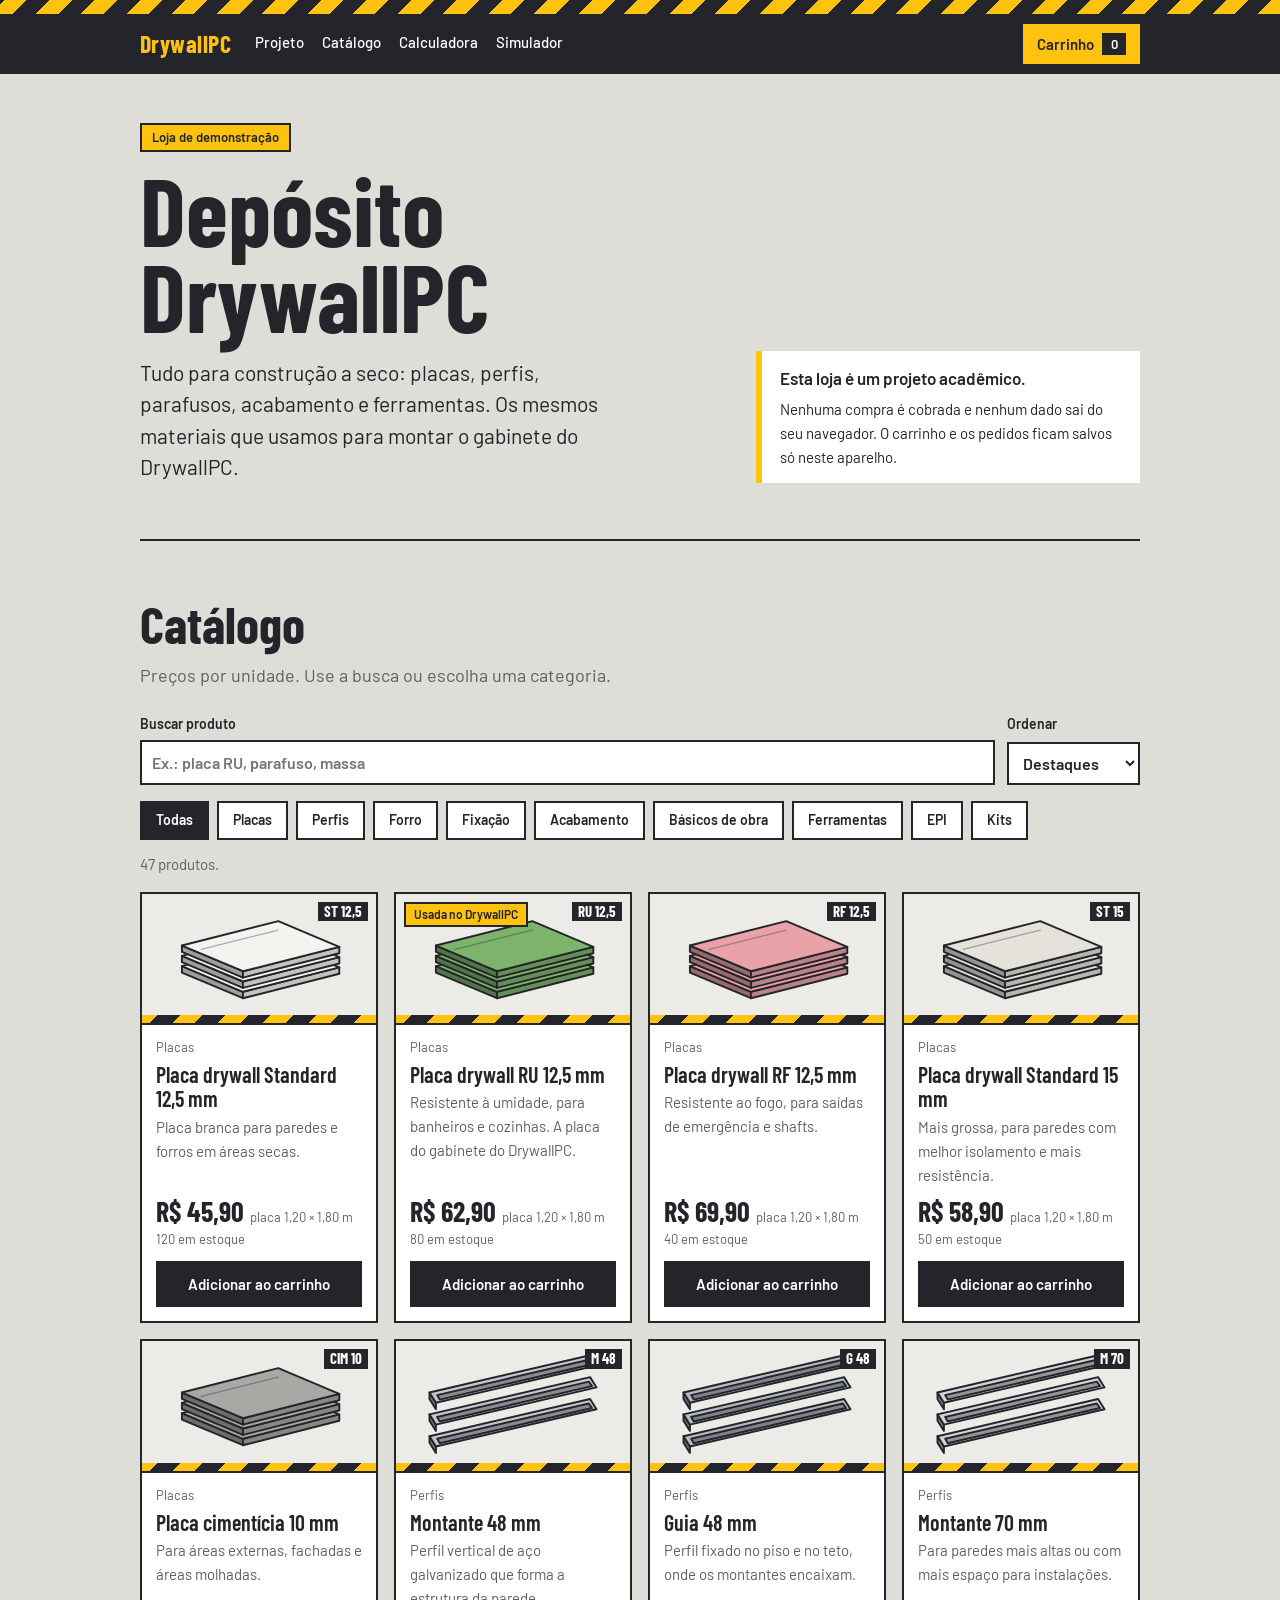
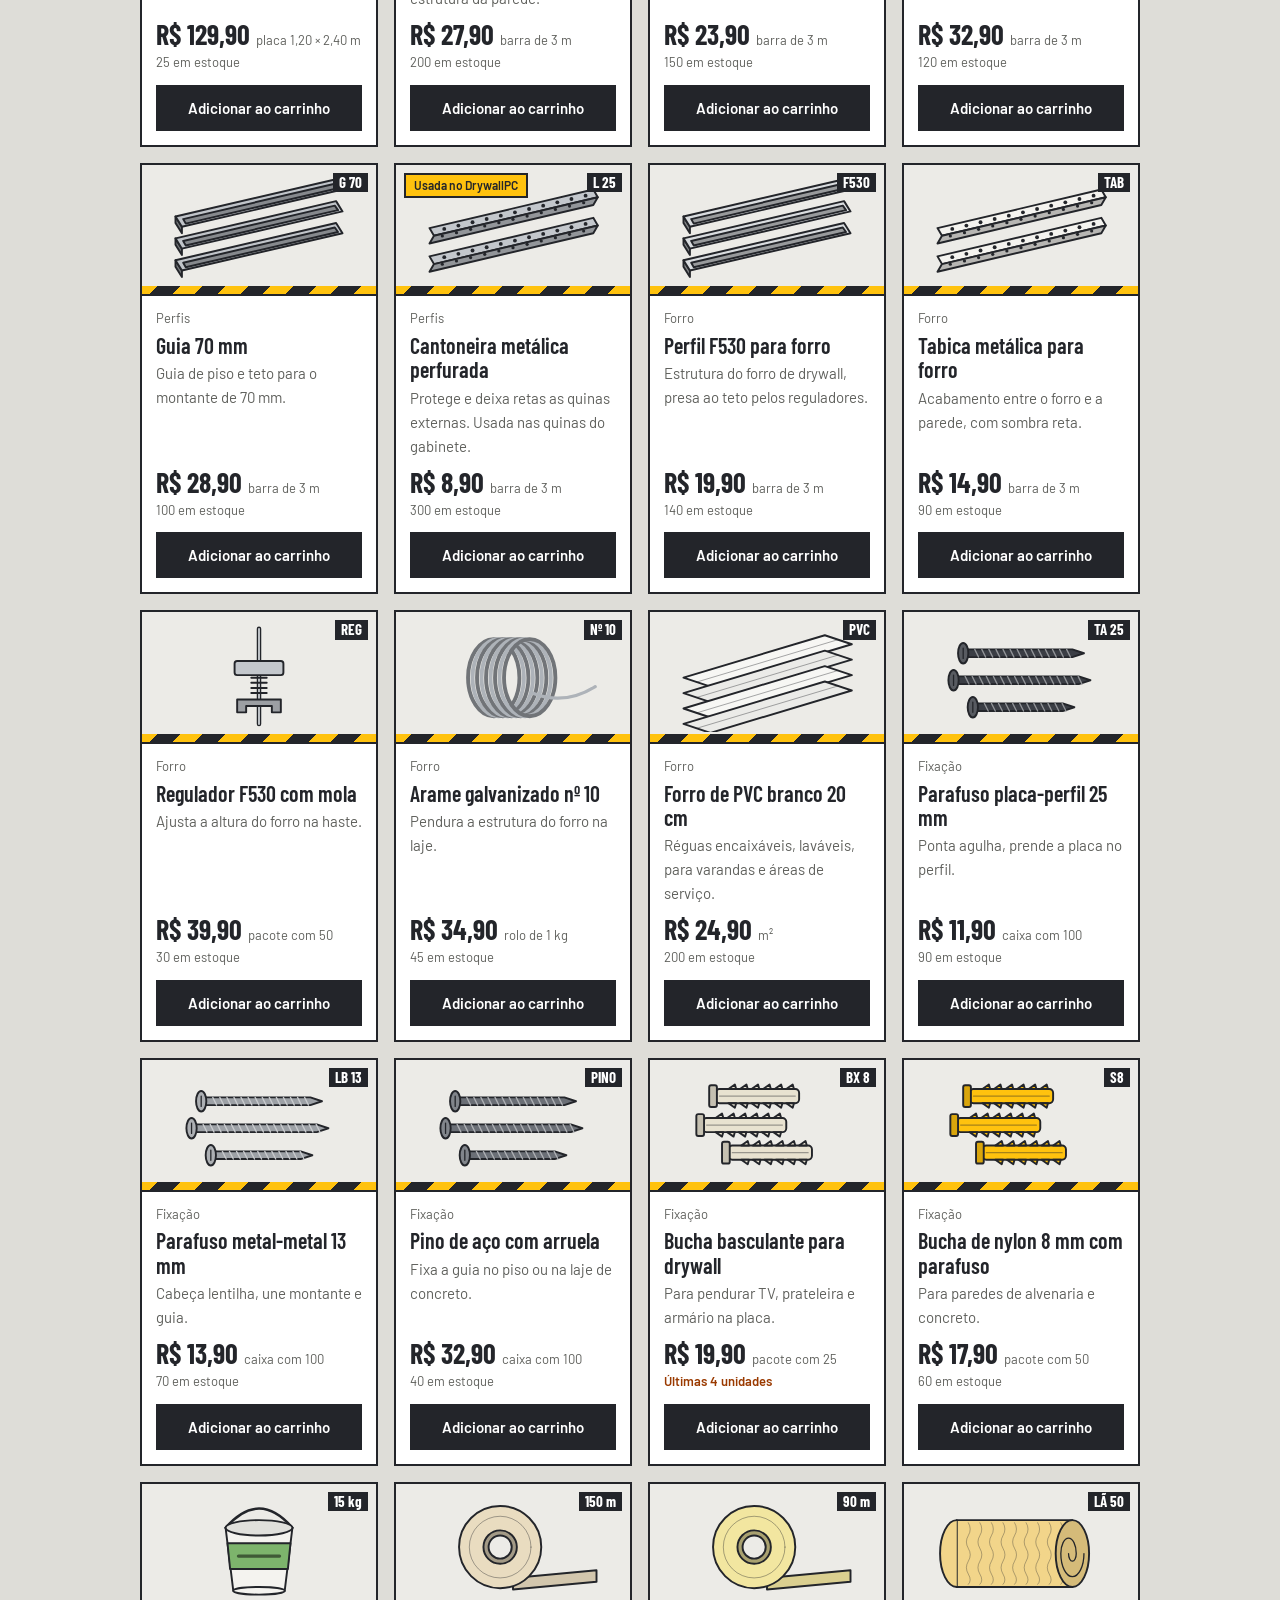
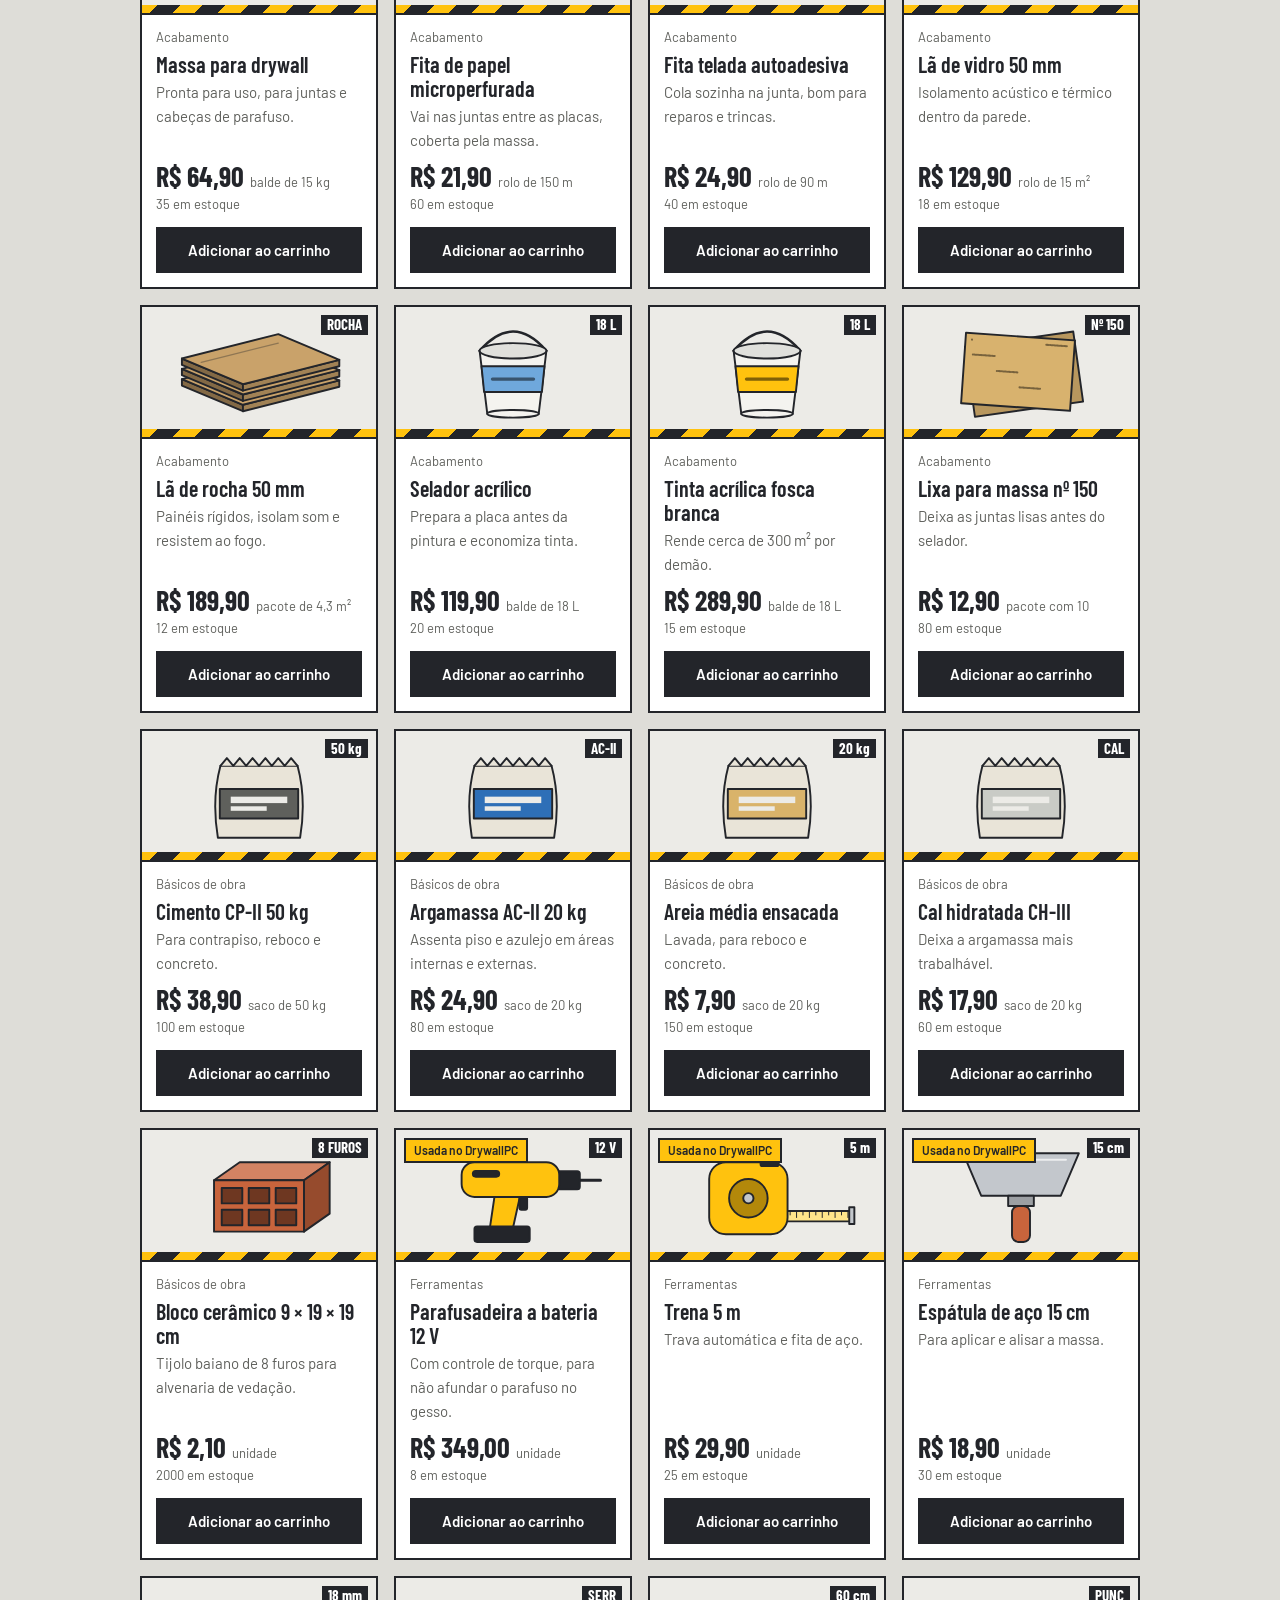
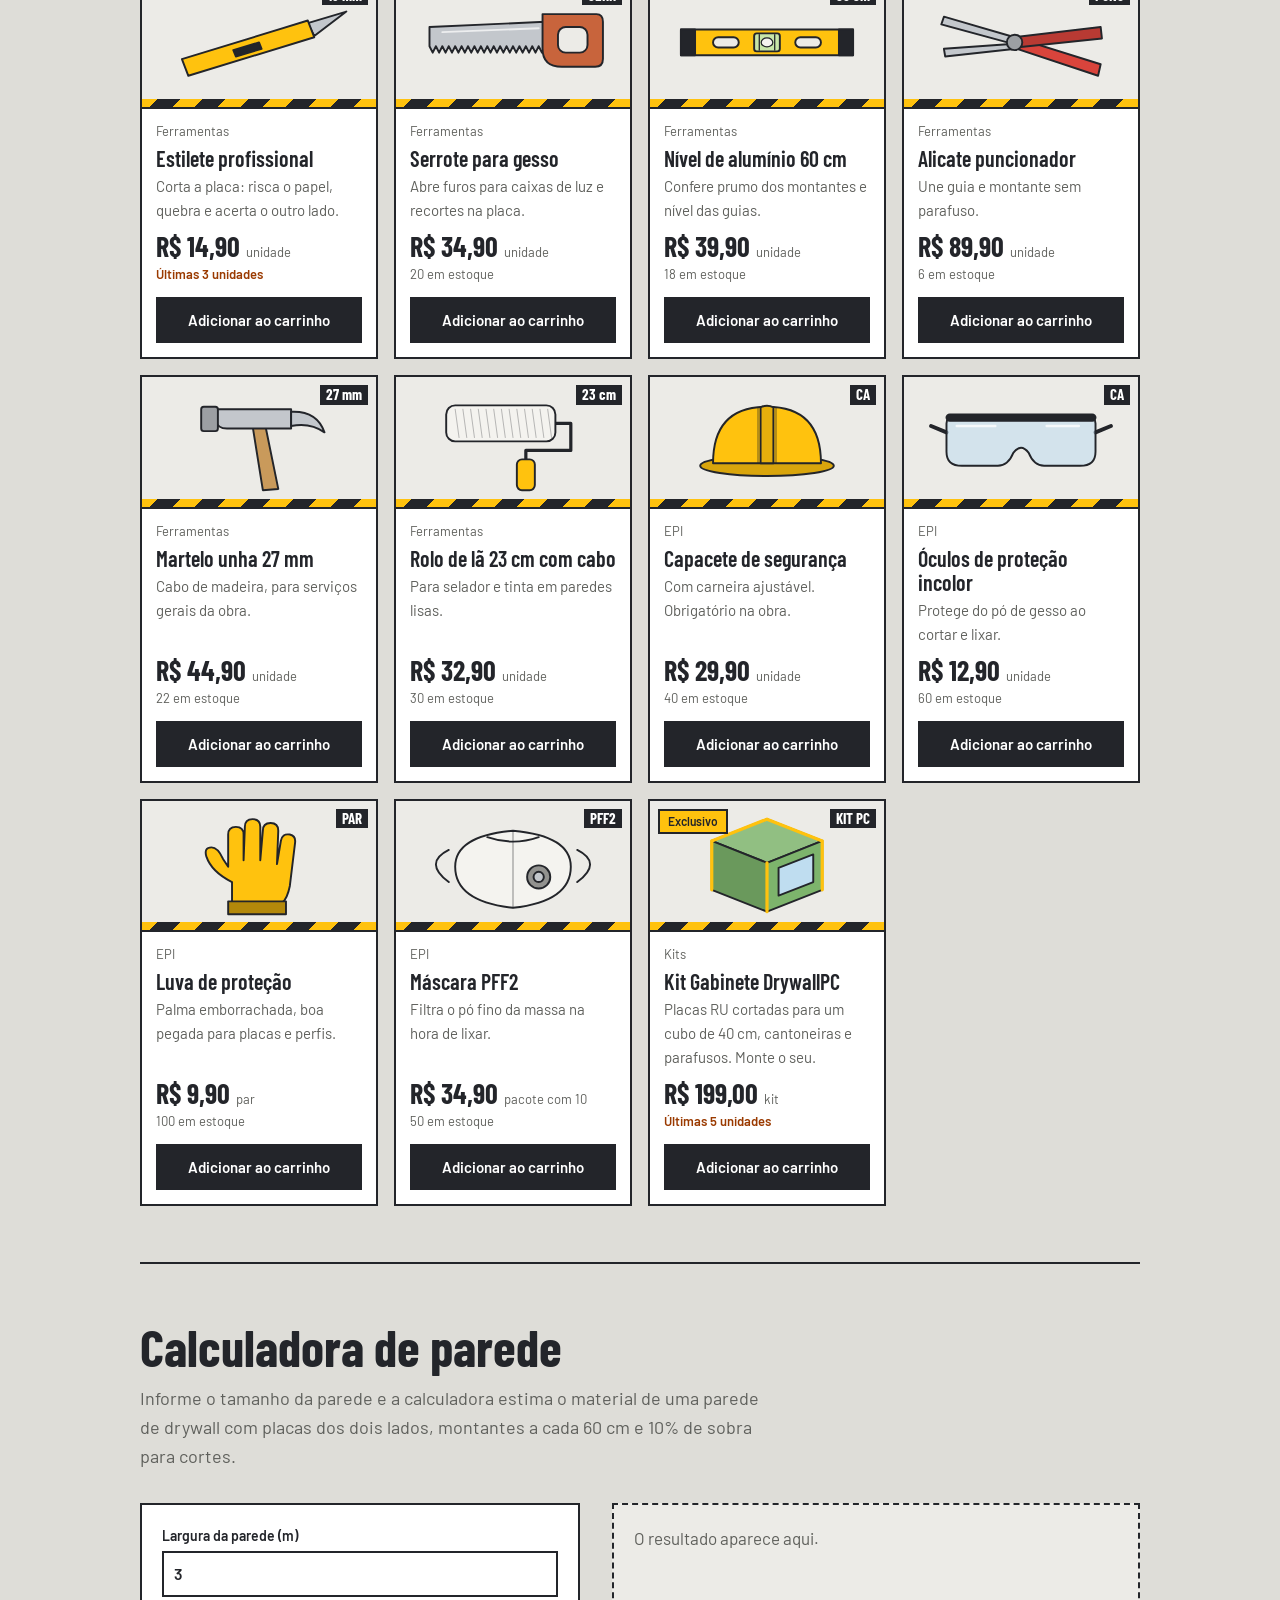
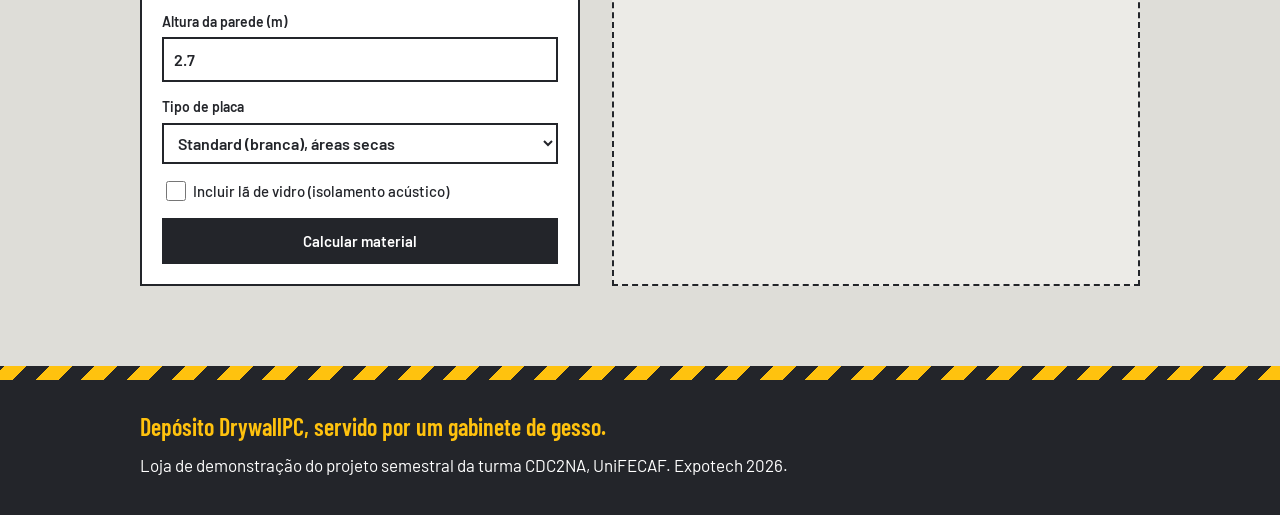
<file: drywall/loja.html>
<!doctype html>
<!--
  DrywallPC - Loja de materiais (Expotech 2026, UniFECAF)

  Loja de demonstração de materiais para construção a seco (drywall).
  Funciona só com HTML + CSS + JavaScript, sem banco de dados:
  - catálogo, busca e filtros:   js/loja.js (lista PRODUTOS no começo do arquivo)
  - carrinho e pedidos:          ficam salvos no navegador (localStorage)
  - visual:                      css/style.css (base do site) + css/loja.css

  Para mudar produtos ou preços, edite a lista PRODUTOS em js/loja.js.
-->
<html lang="pt-BR">
<head>
<meta charset="utf-8">
<meta name="viewport" content="width=device-width, initial-scale=1">
<title>Loja DrywallPC</title>
<meta name="description" content="Loja de demonstração de materiais para construção a seco: placas de drywall, perfis, parafusos, acabamento e ferramentas. Projeto DrywallPC, Expotech 2026.">
<link rel="preconnect" href="https://fonts.googleapis.com">
<link rel="preconnect" href="https://fonts.gstatic.com" crossorigin>
<link href="https://fonts.googleapis.com/css2?family=Barlow+Condensed:wght@600;700&family=Barlow:wght@400;500;600&display=swap" rel="stylesheet">
<link rel="stylesheet" href="css/style.css">
<link rel="stylesheet" href="css/loja.css">
<script src="js/produtos.js" defer></script>
<script src="js/ilustracoes.js" defer></script>
<script src="js/loja.js" defer></script>
</head>
<body>

<div class="fita" aria-hidden="true"></div>
<header class="topo">
  <div class="topo-in">
    <a class="marca" href="index.html">DrywallPC</a>
    <nav aria-label="Seções">
      <a href="index.html">Projeto</a>
      <a href="#catalogo">Catálogo</a>
      <a href="#calculadora">Calculadora</a>
      <a href="simulador.html">Simulador</a>
    </nav>
    <button type="button" class="botao-carrinho" id="abrir-carrinho" aria-controls="carrinho" aria-expanded="false">
      Carrinho <span class="contador" id="contador">0</span>
    </button>
  </div>
</header>

<main id="inicio">

  <div class="loja-hero">
    <div>
      <p class="selo">Loja de demonstração</p>
      <h1>Depósito DrywallPC</h1>
      <p class="lead">Tudo para construção a seco: placas, perfis, parafusos, acabamento e ferramentas. Os mesmos materiais que usamos para montar o gabinete do DrywallPC.</p>
    </div>
    <aside class="aviso-loja">
      <p class="forte">Esta loja é um projeto acadêmico.</p>
      <p>Nenhuma compra é cobrada e nenhum dado sai do seu navegador. O carrinho e os pedidos ficam salvos só neste aparelho.</p>
    </aside>
  </div>

  <section class="bloco" id="catalogo" aria-labelledby="catalogo-titulo">
    <h2 id="catalogo-titulo">Catálogo</h2>
    <p class="intro">Preços por unidade. Use a busca ou escolha uma categoria.</p>

    <div class="busca-linha">
      <label class="busca">
        <span>Buscar produto</span>
        <input type="search" id="busca" placeholder="Ex.: placa RU, parafuso, massa" autocomplete="off">
      </label>
      <label class="ordem">
        <span>Ordenar</span>
        <select id="ordem">
          <option value="padrao">Destaques</option>
          <option value="menor">Menor preço</option>
          <option value="maior">Maior preço</option>
          <option value="nome">Nome (A–Z)</option>
        </select>
      </label>
    </div>

    <div class="filtros" id="categorias" role="group" aria-label="Filtrar por categoria"></div>

    <p class="resultado" id="resultado" aria-live="polite"></p>
    <ul class="produtos" id="produtos"></ul>
  </section>

  <section class="bloco" id="calculadora" aria-labelledby="calc-titulo">
    <h2 id="calc-titulo">Calculadora de parede</h2>
    <p class="intro">Informe o tamanho da parede e a calculadora estima o material de uma parede de drywall com placas dos dois lados, montantes a cada 60&nbsp;cm e 10% de sobra para cortes.</p>

    <div class="calc">
      <form class="calc-form" id="calc-form" novalidate>
        <label>
          <span>Largura da parede (m)</span>
          <input type="number" id="calc-largura" min="0.5" max="50" step="0.1" value="3" required inputmode="decimal">
        </label>
        <label>
          <span>Altura da parede (m)</span>
          <input type="number" id="calc-altura" min="0.5" max="6" step="0.1" value="2.7" required inputmode="decimal">
        </label>
        <label>
          <span>Tipo de placa</span>
          <select id="calc-placa">
            <option value="placa-st">Standard (branca), áreas secas</option>
            <option value="placa-ru">RU (verde), resistente à umidade</option>
            <option value="placa-rf">RF (rosa), resistente ao fogo</option>
          </select>
        </label>
        <label class="check">
          <input type="checkbox" id="calc-la">
          <span>Incluir lã de vidro (isolamento acústico)</span>
        </label>
        <p class="erro" id="calc-erro" role="alert" hidden></p>
        <button type="submit" class="botao">Calcular material</button>
      </form>

      <div class="calc-resultado" id="calc-resultado" aria-live="polite">
        <p class="calc-vazio">O resultado aparece aqui.</p>
      </div>
    </div>
  </section>

</main>

<footer>
  <div class="fita" aria-hidden="true"></div>
  <div class="rodape">
    <p class="frase">Depósito DrywallPC, servido por um gabinete de gesso.</p>
    <p>Loja de demonstração do projeto semestral da turma CDC2NA, UniFECAF. Expotech 2026.</p>
  </div>
</footer>

<!-- Carrinho (gaveta lateral), preenchido pelo loja.js -->
<div class="gaveta-fundo" id="gaveta-fundo" hidden></div>
<aside class="gaveta" id="carrinho" aria-labelledby="carrinho-titulo" hidden>
  <div class="gaveta-topo">
    <h2 id="carrinho-titulo">Carrinho</h2>
    <button type="button" class="gaveta-fechar" id="fechar-carrinho" aria-label="Fechar carrinho">&times;</button>
  </div>

  <div class="gaveta-corpo" id="carrinho-corpo">
    <!-- Etapa 1: itens -->
    <div id="etapa-itens">
      <ul class="itens" id="itens"></ul>
      <p class="carrinho-vazio" id="carrinho-vazio">Seu carrinho está vazio.</p>
    </div>

    <!-- Etapa 2: dados de entrega -->
    <form class="checkout" id="checkout" hidden novalidate>
      <h3>Dados para entrega</h3>
      <label><span>Nome completo</span><input type="text" id="ck-nome" autocomplete="name" required></label>
      <label><span>Telefone</span><input type="tel" id="ck-telefone" autocomplete="tel" placeholder="(11) 90000-0000" required></label>
      <label><span>CEP</span><input type="text" id="ck-cep" autocomplete="postal-code" inputmode="numeric" placeholder="00000-000" maxlength="9" required></label>
      <fieldset>
        <legend>Entrega</legend>
        <label class="check"><input type="radio" name="entrega" value="retirada" checked><span>Retirar na loja (grátis)</span></label>
        <label class="check"><input type="radio" name="entrega" value="entrega"><span>Entrega em obra (R$&nbsp;60,00; grátis acima de R$&nbsp;800,00)</span></label>
      </fieldset>
      <p class="erro" id="ck-erro" role="alert" hidden></p>
      <button type="button" class="botao-link" id="voltar-itens">&larr; Voltar aos itens</button>
    </form>

    <!-- Etapa 3: pedido confirmado -->
    <div class="confirmado" id="confirmado" hidden tabindex="-1"></div>
  </div>

  <div class="gaveta-rodape" id="gaveta-rodape">
    <dl class="totais">
      <div><dt>Subtotal</dt><dd id="subtotal">R$ 0,00</dd></div>
      <div><dt>Entrega</dt><dd id="frete">—</dd></div>
      <div class="total"><dt>Total</dt><dd id="total">R$ 0,00</dd></div>
    </dl>
    <button type="button" class="botao" id="avancar" disabled>Finalizar pedido</button>
  </div>
</aside>

<p class="aviso-flutuante" id="aviso" role="status" aria-live="polite"></p>

</body>
</html>
</file>
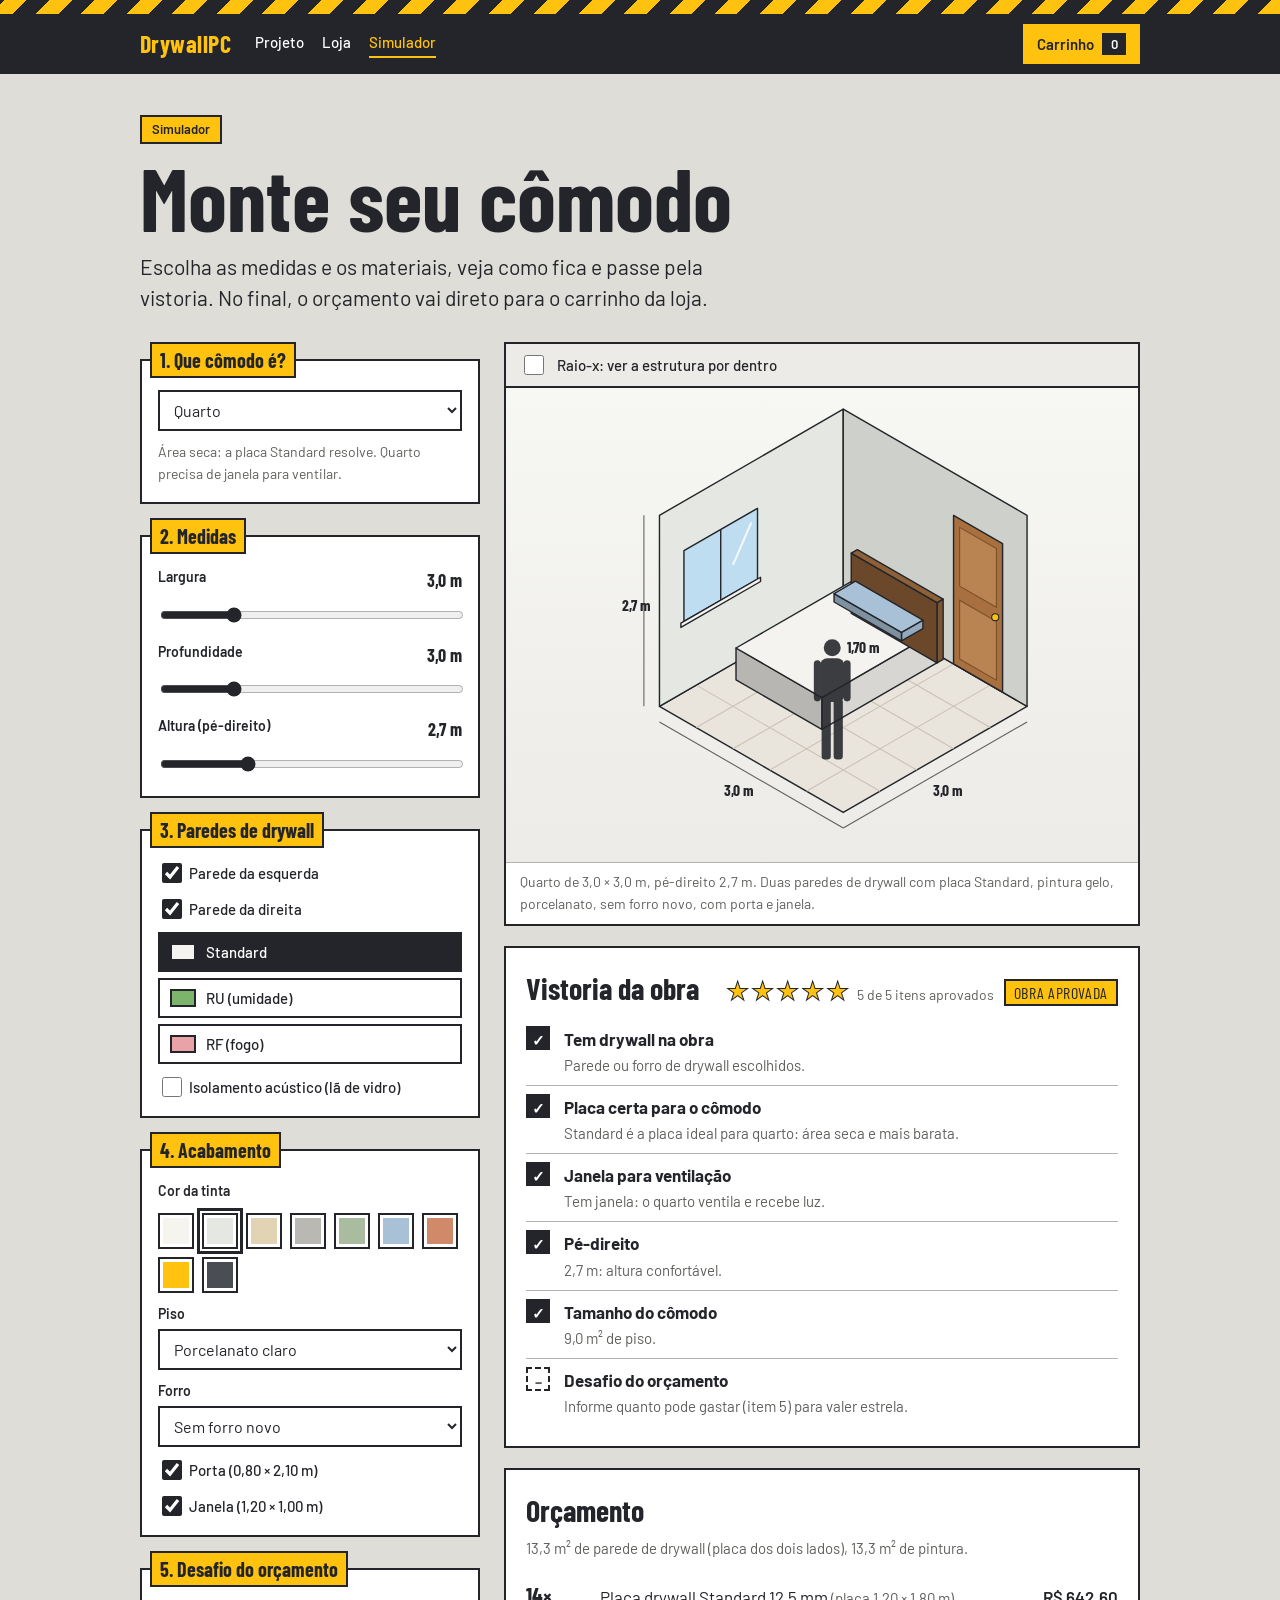
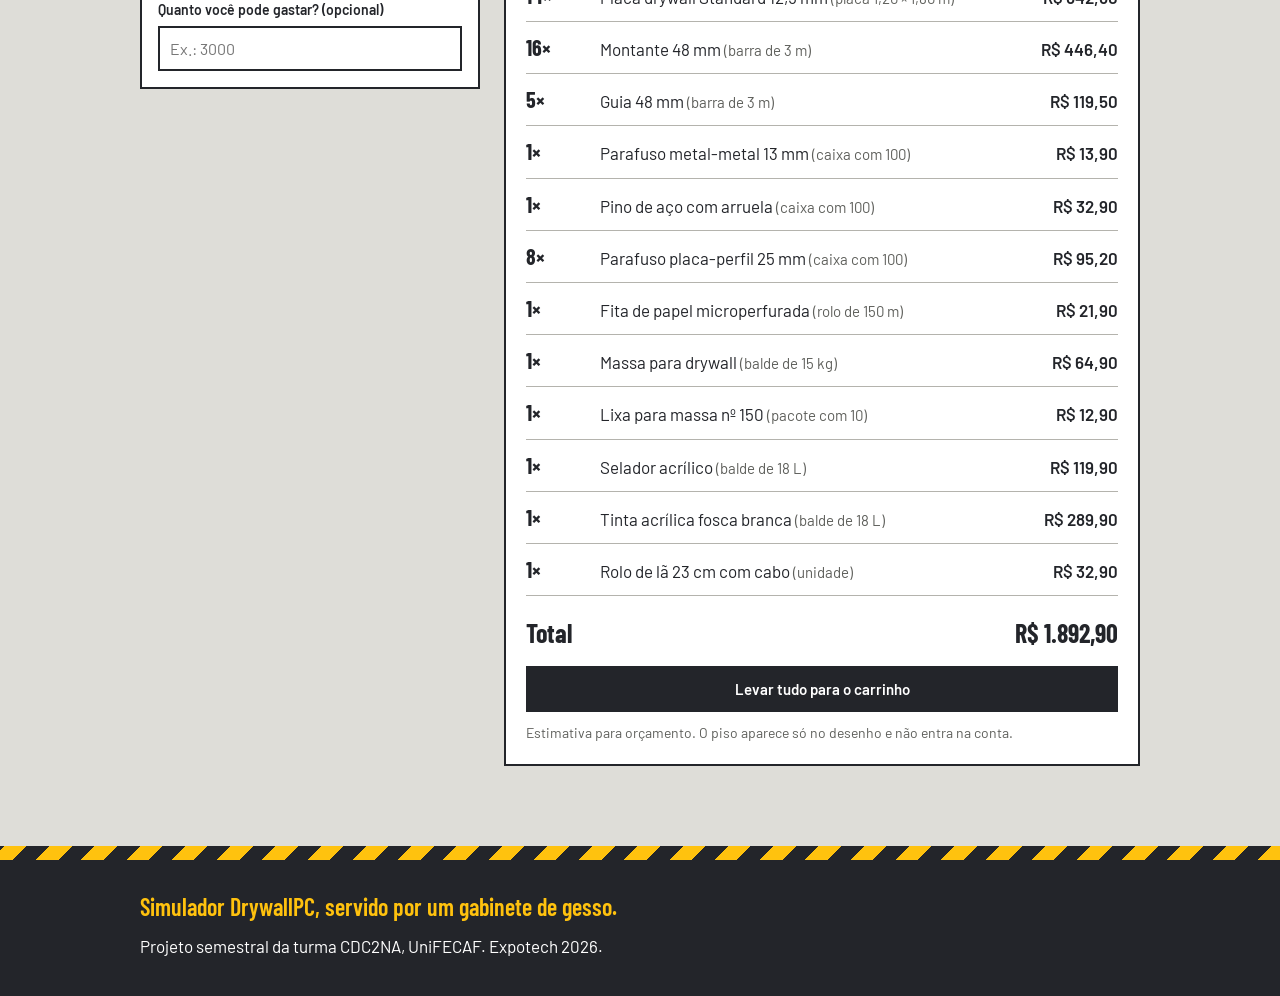
<file: drywall/simulador.html>
<!doctype html>
<!--
  DrywallPC - Simulador "Monte seu cômodo" (Expotech 2026, UniFECAF)

  O visitante escolhe medidas e materiais, vê o cômodo desenhado em 3D
  (perspectiva isométrica, em SVG), recebe a nota da "vistoria" e o
  orçamento com os produtos da loja. Tudo em HTML + CSS + JavaScript:
  - desenho, vistoria e orçamento:  js/simulador.js
  - produtos e preços:              js/produtos.js (os mesmos da loja)
  - visual:                         css/style.css + css/loja.css + css/simulador.css
-->
<html lang="pt-BR">
<head>
<meta charset="utf-8">
<meta name="viewport" content="width=device-width, initial-scale=1">
<title>Simulador DrywallPC</title>
<meta name="description" content="Monte seu cômodo de drywall: escolha medidas, placa, cor, piso e forro, veja como fica e receba o orçamento. Projeto DrywallPC, Expotech 2026.">
<link rel="preconnect" href="https://fonts.googleapis.com">
<link rel="preconnect" href="https://fonts.gstatic.com" crossorigin>
<link href="https://fonts.googleapis.com/css2?family=Barlow+Condensed:wght@600;700&family=Barlow:wght@400;500;600&display=swap" rel="stylesheet">
<link rel="stylesheet" href="css/style.css">
<link rel="stylesheet" href="css/loja.css">
<link rel="stylesheet" href="css/simulador.css">
<script src="js/produtos.js" defer></script>
<script src="js/simulador.js" defer></script>
</head>
<body>

<div class="fita" aria-hidden="true"></div>
<header class="topo">
  <div class="topo-in">
    <a class="marca" href="index.html">DrywallPC</a>
    <nav aria-label="Seções">
      <a href="index.html">Projeto</a>
      <a href="loja.html">Loja</a>
      <a href="simulador.html" class="ativo" aria-current="page">Simulador</a>
    </nav>
    <a class="botao-carrinho" href="loja.html#carrinho">Carrinho <span class="contador" id="contador">0</span></a>
  </div>
</header>

<main id="inicio">

  <div class="sim-hero">
    <p class="selo">Simulador</p>
    <h1>Monte seu cômodo</h1>
    <p class="lead">Escolha as medidas e os materiais, veja como fica e passe pela vistoria. No final, o orçamento vai direto para o carrinho da loja.</p>
  </div>

  <div class="sim">
    <!-- Controles -->
    <form class="sim-painel" id="sim-form" novalidate>

      <fieldset>
        <legend>1. Que cômodo é?</legend>
        <select id="comodo" aria-label="Tipo de cômodo">
          <option value="quarto">Quarto</option>
          <option value="banheiro">Banheiro</option>
          <option value="cozinha">Cozinha</option>
          <option value="home">Sala de cinema (home theater)</option>
          <option value="escritorio">Escritório</option>
          <option value="servidor">Sala de servidores (data center)</option>
        </select>
        <p class="dica" id="comodo-dica"></p>
      </fieldset>

      <fieldset>
        <legend>2. Medidas</legend>
        <label class="faixa"><span>Largura <output id="out-largura">3,0 m</output></span>
          <input type="range" id="largura" min="1.5" max="8" step="0.1" value="3"></label>
        <label class="faixa"><span>Profundidade <output id="out-profundidade">3,0 m</output></span>
          <input type="range" id="profundidade" min="1.5" max="8" step="0.1" value="3"></label>
        <label class="faixa"><span>Altura (pé-direito) <output id="out-altura">2,7 m</output></span>
          <input type="range" id="altura" min="2.2" max="4" step="0.1" value="2.7"></label>
      </fieldset>

      <fieldset>
        <legend>3. Paredes de drywall</legend>
        <label class="check"><input type="checkbox" id="parede-esq" checked><span>Parede da esquerda</span></label>
        <label class="check"><input type="checkbox" id="parede-dir" checked><span>Parede da direita</span></label>
        <div class="opcoes" role="radiogroup" aria-label="Tipo de placa">
          <label class="opcao"><input type="radio" name="placa" value="placa-st" checked><span><i style="background:#F4F3EF"></i>Standard</span></label>
          <label class="opcao"><input type="radio" name="placa" value="placa-ru"><span><i style="background:#7DB46C"></i>RU (umidade)</span></label>
          <label class="opcao"><input type="radio" name="placa" value="placa-rf"><span><i style="background:#E9A3A8"></i>RF (fogo)</span></label>
        </div>
        <label class="check"><input type="checkbox" id="la"><span>Isolamento acústico (lã de vidro)</span></label>
      </fieldset>

      <fieldset>
        <legend>4. Acabamento</legend>
        <p class="rotulo">Cor da tinta</p>
        <div class="cores" id="cores" role="radiogroup" aria-label="Cor da tinta"></div>
        <label><span class="rotulo">Piso</span>
          <select id="piso">
            <option value="porcelanato">Porcelanato claro</option>
            <option value="madeira">Piso de madeira</option>
            <option value="cimento">Cimento queimado</option>
          </select></label>
        <label><span class="rotulo">Forro</span>
          <select id="forro">
            <option value="nenhum">Sem forro novo</option>
            <option value="drywall">Forro de drywall</option>
            <option value="pvc">Forro de PVC</option>
          </select></label>
        <label class="check"><input type="checkbox" id="porta" checked><span>Porta (0,80 × 2,10 m)</span></label>
        <label class="check"><input type="checkbox" id="janela" checked><span>Janela (1,20 × 1,00 m)</span></label>
      </fieldset>

      <fieldset>
        <legend>5. Desafio do orçamento</legend>
        <label><span class="rotulo">Quanto você pode gastar? (opcional)</span>
          <input type="number" id="orcamento" min="0" step="50" placeholder="Ex.: 3000" inputmode="numeric"></label>
      </fieldset>
    </form>

    <!-- Desenho e resultado -->
    <div class="sim-saida">
      <div class="cena">
        <div class="cena-barra">
          <label class="check"><input type="checkbox" id="raiox"><span>Raio-x: ver a estrutura por dentro</span></label>
        </div>
        <svg id="cena" role="img" aria-labelledby="cena-desc" xmlns="http://www.w3.org/2000/svg"></svg>
        <p class="cena-desc" id="cena-desc"></p>
      </div>

      <section class="vistoria" aria-labelledby="vistoria-titulo">
        <div class="vistoria-topo">
          <h2 id="vistoria-titulo">Vistoria da obra</h2>
          <p class="estrelas" id="estrelas" aria-live="polite"></p>
        </div>
        <ul class="checklist" id="checklist"></ul>
      </section>

      <section class="orcamento" aria-labelledby="orc-titulo">
        <h2 id="orc-titulo">Orçamento</h2>
        <p class="area" id="orc-area"></p>
        <ul class="lista-calc" id="orc-lista"></ul>
        <p class="calc-total"><span>Total</span><span id="orc-total">R$ 0,00</span></p>
        <div class="meta-orc" id="meta-orc" hidden>
          <div class="meta-barra"><span id="meta-fill"></span></div>
          <p id="meta-texto"></p>
        </div>
        <button type="button" class="botao" id="levar">Levar tudo para o carrinho</button>
        <p class="calc-nota">Estimativa para orçamento. O piso aparece só no desenho e não entra na conta.</p>
      </section>
    </div>
  </div>

</main>

<footer>
  <div class="fita" aria-hidden="true"></div>
  <div class="rodape">
    <p class="frase">Simulador DrywallPC, servido por um gabinete de gesso.</p>
    <p>Projeto semestral da turma CDC2NA, UniFECAF. Expotech 2026.</p>
  </div>
</footer>

<p class="aviso-flutuante" id="aviso" role="status" aria-live="polite"></p>

</body>
</html>
</file>
<file: drywall/css/style.css>
/* ============================================================
   DrywallPC - folha de estilo
   Projeto semestral da turma CDC2NA, UniFECAF, Expotech 2026

   Cores e fontes ficam nas variáveis abaixo (:root).
   Para mudar a cor de destaque (amarelo), troque --sinal.
   ============================================================ */

:root {
  --gesso: #DEDDD8;
  --gesso-claro: #ECEBE7;
  --placa: #FFFFFF;
  --grafite: #23252A;
  --concreto: #5F605C;
  --linha: #B4B3AD;
  --sinal: #FFC20E;
  --sinal-claro: #FFE58A;
  --fita: repeating-linear-gradient(-45deg, var(--sinal) 0 16px, var(--grafite) 16px 32px);
  --titulo: "Barlow Condensed", "Arial Narrow", sans-serif;
  --texto: "Barlow", "Segoe UI", Arial, sans-serif;
}

/* ---------- Base ---------- */
* { box-sizing: border-box; }
html { scroll-behavior: smooth; }
@media (prefers-reduced-motion: reduce) {
  html { scroll-behavior: auto; }
  .progresso-barra span { transition: none; }
}
body {
  margin: 0;
  background: var(--gesso);
  color: var(--grafite);
  font-family: var(--texto);
  font-size: 17px;
  line-height: 1.6;
}
body.sem-rolagem { overflow: hidden; }
a { color: var(--grafite); }
a:focus-visible, summary:focus-visible, button:focus-visible { outline: 3px solid var(--grafite); outline-offset: 3px; }
img { max-width: 100%; display: block; }
code {
  font-family: Consolas, "Courier New", monospace; font-size: .92em;
  background: var(--placa); padding: 0 4px; border: 1px solid var(--linha);
}

/* Faixa zebrada de obra (topo e rodapé) */
.fita { height: 14px; background: var(--fita); }

/* ---------- Cabeçalho fixo ---------- */
.topo {
  position: sticky; top: 0; z-index: 10;
  background: var(--grafite); color: var(--placa);
}
.topo-in {
  max-width: 1040px; margin: 0 auto; padding: 10px 20px;
  display: flex; align-items: center; gap: 24px; flex-wrap: wrap;
}
.marca {
  font-family: var(--titulo); font-weight: 700; font-size: 24px; letter-spacing: .02em;
  color: var(--sinal); text-decoration: none;
}
.topo nav { display: flex; gap: 18px; flex-wrap: wrap; }
.topo nav a {
  color: var(--placa); text-decoration: none; font-weight: 500; font-size: 15px;
  padding-bottom: 2px; border-bottom: 2px solid transparent;
}
.topo nav a:hover { color: var(--sinal); }
.topo nav a:focus-visible { outline-color: var(--sinal); }
/* Seção visível no momento (marcada pelo script.js) */
.topo nav a.ativo { color: var(--sinal); border-bottom-color: var(--sinal); }
/* Link para a loja (loja.html) em destaque no menu */
.topo nav a.link-loja { background: var(--sinal); color: var(--grafite); padding: 0 8px; border-bottom: 0; }
.topo nav a.link-loja:hover { background: var(--sinal-claro); }

main { max-width: 1040px; margin: 0 auto; padding: 0 20px; }

/* ---------- Abertura ---------- */
.hero {
  display: grid; grid-template-columns: 1.1fr 1fr; gap: 48px;
  align-items: start; padding: 56px 0 64px;
}
.hero h1 {
  font-family: var(--titulo); font-weight: 700;
  font-size: clamp(64px, 12vw, 128px); line-height: .88;
  margin: 0 0 20px; letter-spacing: -.01em;
}
.lead { font-size: 21px; line-height: 1.5; max-width: 30ch; margin: 0 0 28px; }
.servidor {
  border-left: 6px solid var(--sinal); background: var(--placa);
  padding: 14px 18px; max-width: 46ch;
}
.servidor p { margin: 0; }
.servidor .forte { font-weight: 600; }
.servidor .host { margin-top: 6px; font-size: 15px; color: var(--concreto); }
.servidor .host span { color: var(--grafite); font-weight: 500; overflow-wrap: anywhere; }

/* Placa de obra */
.placa-obra { background: var(--fita); padding: 12px; }
.placa-obra-in { background: var(--placa); border: 3px solid var(--grafite); }
.placa-obra h2 {
  margin: 0; padding: 10px 18px; background: var(--sinal);
  font-family: var(--titulo); font-weight: 700; font-size: 26px;
  border-bottom: 3px solid var(--grafite);
}
.placa-obra dl { margin: 0; }
.placa-obra .campo { padding: 10px 18px; border-bottom: 1px solid var(--linha); }
.placa-obra .campo:last-child { border-bottom: 0; }
.placa-obra dt { font-size: 13px; color: var(--concreto); }
.placa-obra dd { margin: 0; font-weight: 500; }
/* Texto complementar preenchido pelo script.js (contagem de dias, etapas) */
.contagem { display: block; font-size: 14px; font-weight: 400; color: var(--concreto); }
.contagem:empty { display: none; }

/* Campos que o grupo ainda precisa preencher */
.preencher { background: var(--sinal-claro); padding: 0 4px; }

/* ---------- Seções ---------- */
section.bloco { padding: 56px 0; border-top: 2px solid var(--grafite); }
section.bloco > h2 {
  font-family: var(--titulo); font-weight: 700;
  font-size: clamp(36px, 6vw, 52px); line-height: 1; margin: 0 0 12px;
}
.intro { max-width: 62ch; margin: 0 0 32px; color: var(--concreto); font-size: 18px; }

/* ---------- Diário de obra ---------- */
.progresso { max-width: 62ch; margin: -12px 0 24px; }
.progresso-barra {
  height: 16px; border: 2px solid var(--grafite); background: var(--placa);
}
.progresso-barra span {
  display: block; height: 100%; width: 0; background: var(--fita);
  transition: width .8s ease;
}
.progresso p { margin: 6px 0 0; font-size: 15px; color: var(--concreto); }

.filtros { display: flex; gap: 8px; flex-wrap: wrap; margin: 0 0 8px; }
.filtros button {
  font: inherit; font-size: 14px; font-weight: 600; cursor: pointer;
  padding: 6px 14px; border: 2px solid var(--grafite);
  background: var(--placa); color: var(--grafite);
}
.filtros button:hover { background: var(--sinal); }
.filtros button[aria-pressed="true"] { background: var(--grafite); color: var(--placa); }
.filtros-vazio { margin: 16px 0 0; color: var(--concreto); }
.filtros-vazio[hidden] { display: none; }

.diario { list-style: none; margin: 0; padding: 0; }
.diario li {
  display: grid; grid-template-columns: 64px 1fr 220px; gap: 20px;
  padding: 20px 0; border-bottom: 1px solid var(--linha); align-items: start;
}
.diario li.oculta { display: none; }
/* Etapa sem foto: o texto ocupa também a coluna da foto */
.diario li.sem-foto > div { grid-column: 2 / -1; }
/* O número da etapa vem do atributo data-etapa, assim ele não muda ao filtrar */
.diario li::before {
  content: attr(data-etapa);
  font-family: var(--titulo); font-weight: 700; font-size: 44px; line-height: 1;
}
.diario h3 { font-family: var(--titulo); font-weight: 600; font-size: 26px; margin: 0 0 4px; line-height: 1.1; }
.diario p { margin: 4px 0 0; max-width: 54ch; }
.meta { display: flex; gap: 12px; align-items: center; flex-wrap: wrap; font-size: 15px; color: var(--concreto); }
.status { font-size: 13px; font-weight: 600; padding: 2px 10px; border: 2px solid var(--grafite); }
.status.ok { background: var(--grafite); color: var(--placa); }
.status.andando { background: var(--sinal); }
.status.fazer { background: transparent; }

/* Espaço reservado para foto ainda não tirada */
.foto {
  aspect-ratio: 4 / 3; border: 2px dashed var(--linha); background: var(--gesso-claro);
  display: grid; place-items: center; text-align: center; padding: 10px;
  font-size: 14px; color: var(--concreto);
}
/* Foto real (abre ampliada ao clicar, ver script.js) */
.foto-real { display: block; }
.foto-real img {
  width: 100%; aspect-ratio: 4 / 3; object-fit: cover; object-position: center top;
  border: 2px solid var(--grafite); background: var(--placa);
}
.fotos-col { display: grid; gap: 10px; }

/* ---------- O gabinete / Hardware ---------- */
.gabinete-grid { display: grid; grid-template-columns: 1.2fr 1fr; gap: 40px; align-items: start; }
.gabinete-grid .print { margin: 0; }
.ficha { display: grid; grid-template-columns: repeat(2, 1fr); gap: 0 40px; margin: 0; }
.ficha.ficha-uma { grid-template-columns: 1fr; }
.ficha .item { padding: 16px 0; border-bottom: 1px solid var(--linha); }
.ficha dt { font-family: var(--titulo); font-weight: 600; font-size: 22px; line-height: 1.2; }
.ficha dd { margin: 4px 0 0; }
.ficha .porque { display: block; color: var(--concreto); font-size: 15px; margin-top: 2px; }

/* ---------- Infraestrutura ---------- */
.planta { border: 2px dashed var(--grafite); padding: 20px; background: var(--gesso-claro); }
.planta-titulo { font-family: var(--titulo); font-weight: 700; font-size: 24px; margin: 0; }
.planta-sub { margin: 0 0 18px; color: var(--concreto); font-size: 15px; }
.vms { display: grid; grid-template-columns: repeat(3, 1fr); gap: 14px; }
.vm { background: var(--placa); border: 2px solid var(--grafite); padding: 16px; }
.vms.vms-uma { grid-template-columns: minmax(0, 420px); }
.vm.ataque { border-top: 8px solid var(--sinal); }
.vm h3 { font-family: var(--titulo); font-weight: 600; font-size: 24px; margin: 0; }
.vm .ram { font-size: 14px; color: var(--concreto); margin: 0 0 8px; }
.vm p { margin: 0; font-size: 16px; }
.fora { margin: 18px 0 0; max-width: 62ch; }

/* ---------- Segurança ---------- */
.passos {
  list-style: none; margin: 0 0 28px; padding: 0;
  display: grid; grid-template-columns: repeat(3, 1fr); gap: 0; counter-reset: passo;
}
.passos li { counter-increment: passo; padding: 18px 20px 18px 0; border-top: 6px solid var(--grafite); }
.passos li + li { padding-left: 20px; border-left: 1px solid var(--linha); }
.passos li:first-child { border-top-color: var(--sinal); }
.passos h3 { font-family: var(--titulo); font-weight: 600; font-size: 24px; margin: 0 0 4px; }
.passos h3::before { content: counter(passo) ". "; }
.passos p { margin: 0; }
.pilares { display: grid; grid-template-columns: repeat(3, 1fr); gap: 14px; margin: 0 0 36px; }
.pilar { background: var(--placa); border: 2px solid var(--grafite); border-top: 8px solid var(--sinal); padding: 18px; display: flex; flex-direction: column; }
.pilar h3 { font-family: var(--titulo); font-weight: 700; font-size: 28px; line-height: 1.1; margin: 0; }
.pilar-def { margin: 4px 0 12px; color: var(--concreto); font-size: 15px; }
.pilar ul { margin: 0 0 14px; padding-left: 18px; font-size: 16px; }
.pilar li + li { margin-top: 8px; }
.pilar-limite { margin: auto 0 0; padding-top: 12px; border-top: 1px solid var(--linha); font-size: 15px; }
.aviso { max-width: 62ch; font-size: 15px; color: var(--concreto); }
.teste { margin: 8px 0 28px; }
.teste h3 { font-family: var(--titulo); font-weight: 600; font-size: 28px; margin: 0 0 6px; }
.teste > p { max-width: 62ch; margin: 0 0 20px; }
.print { margin: 0 0 24px; }
.print img { width: 100%; border: 2px solid var(--grafite); background: var(--placa); }
/* Foto em pé (retrato): não ocupa a largura toda */
.print-retrato { max-width: 420px; }
.print figcaption { font-size: 15px; color: var(--concreto); margin-top: 8px; max-width: 62ch; }

/* ---------- Equipe ---------- */
.equipe { list-style: none; margin: 0; padding: 0; display: grid; grid-template-columns: repeat(2, 1fr); gap: 0 40px; }
.equipe li { padding: 16px 0; border-bottom: 1px solid var(--linha); }
.equipe .nome { font-family: var(--titulo); font-weight: 600; font-size: 24px; line-height: 1.2; display: block; }
.equipe .frente { color: var(--concreto); }
.disciplinas { margin-top: 28px; max-width: 62ch; }

/* ---------- Rodapé ---------- */
footer { background: var(--grafite); color: var(--placa); margin-top: 24px; }
.rodape { max-width: 1040px; margin: 0 auto; padding: 28px 20px 36px; }
.rodape p { margin: 0; }
.rodape .frase { font-family: var(--titulo); font-weight: 600; font-size: 24px; color: var(--sinal); margin-bottom: 6px; }
/* Link no rodapé: amarelo sobre o grafite, para ficar legível */
.rodape p + p { margin-top: 6px; }
.rodape a { color: var(--sinal); }
.rodape a:hover { color: var(--sinal-claro); }
.rodape a:focus-visible { outline-color: var(--sinal); }

/* ---------- Foto ampliada (lightbox) ---------- */
.lightbox {
  position: fixed; inset: 0; z-index: 50;
  background: rgba(35, 37, 42, .94);
  display: grid; place-items: center; padding: 24px;
}
.lightbox[hidden] { display: none; }
.lightbox figure { margin: 0; max-width: 100%; }
.lightbox img {
  max-width: min(1100px, 100%); max-height: 82vh; width: auto; margin: 0 auto;
  border: 3px solid var(--placa); background: var(--placa);
}
.lightbox figcaption { color: var(--placa); margin-top: 12px; text-align: center; font-size: 15px; }
.lightbox-fechar {
  position: absolute; top: 16px; right: 16px;
  width: 44px; height: 44px; cursor: pointer;
  font: inherit; font-size: 26px; line-height: 1;
  background: var(--sinal); color: var(--grafite); border: 2px solid var(--grafite);
}
.lightbox-fechar:focus-visible { outline-color: var(--sinal); }

/* ---------- Botão voltar ao topo ---------- */
.voltar-topo {
  position: fixed; right: 20px; bottom: 20px; z-index: 20;
  width: 48px; height: 48px; display: grid; place-items: center;
  background: var(--sinal); color: var(--grafite); text-decoration: none;
  border: 2px solid var(--grafite); font-weight: 700; font-size: 22px;
  opacity: 0; pointer-events: none; transform: translateY(8px);
  transition: opacity .25s ease, transform .25s ease;
}
.voltar-topo.visivel { opacity: 1; pointer-events: auto; transform: none; }

/* ---------- Telas menores ---------- */
@media (max-width: 820px) {
  .hero { grid-template-columns: 1fr; gap: 36px; padding-top: 36px; }
  .diario li { grid-template-columns: 44px 1fr; }
  .diario li::before { font-size: 36px; }
  .diario .foto, .diario .foto-real, .diario .fotos-col { grid-column: 2; }
  .gabinete-grid { grid-template-columns: 1fr; gap: 28px; }
  .ficha, .equipe { grid-template-columns: 1fr; }
  .vms { grid-template-columns: 1fr; }
  .pilares { grid-template-columns: 1fr; }
  .passos { grid-template-columns: 1fr; }
  .passos li + li { padding-left: 0; border-left: 0; }
}
@media (max-width: 520px) {
  body { font-size: 16px; }
  .topo { position: static; }
  .topo nav { gap: 12px; }
  .topo nav a { font-size: 14px; }
  .lead { font-size: 19px; }
  .lightbox { padding: 12px; }
  .voltar-topo { right: 12px; bottom: 12px; }
}
</file>
<file: drywall/css/loja.css>
/* ============================================================
   DrywallPC - estilo da loja (loja.html)
   Usa as variáveis e a base de css/style.css; aqui ficam só as
   peças próprias da loja.
   ============================================================ */

/* ---------- Cabeçalho: botão do carrinho ---------- */
.botao-carrinho {
  margin-left: auto;
  font: inherit; font-weight: 600; font-size: 15px; cursor: pointer;
  display: inline-flex; align-items: center; gap: 8px;
  padding: 6px 12px; background: var(--sinal); color: var(--grafite);
  border: 2px solid var(--sinal);
}
.botao-carrinho:hover { background: var(--sinal-claro); }
.botao-carrinho:focus-visible { outline-color: var(--sinal); }
.contador {
  min-width: 24px; padding: 0 6px; text-align: center;
  background: var(--grafite); color: var(--placa); font-size: 13px; line-height: 22px;
}
.contador.pulo { animation: pulo .35s ease; }
@keyframes pulo { 50% { transform: scale(1.35); } }

/* ---------- Abertura ---------- */
.loja-hero {
  display: grid; grid-template-columns: 1.5fr 1fr; gap: 40px;
  align-items: end; padding: 48px 0 56px;
}
.loja-hero h1 {
  font-family: var(--titulo); font-weight: 700;
  font-size: clamp(52px, 9vw, 96px); line-height: .9; margin: 0 0 18px;
}
.loja-hero .lead { max-width: 40ch; margin: 0; }
.selo {
  display: inline-block; margin: 0 0 14px; padding: 2px 10px;
  font-size: 13px; font-weight: 600; background: var(--sinal); border: 2px solid var(--grafite);
}
.aviso-loja { border-left: 6px solid var(--sinal); background: var(--placa); padding: 14px 18px; }
.aviso-loja p { margin: 0; font-size: 15px; }
.aviso-loja .forte { font-weight: 600; font-size: 17px; margin-bottom: 4px; }

/* ---------- Busca ---------- */
.busca-linha { display: flex; gap: 12px; flex-wrap: wrap; margin: -8px 0 16px; }
.busca-linha label { display: grid; gap: 4px; font-size: 14px; font-weight: 600; }
.busca { flex: 1 1 280px; }
input, select {
  font: inherit; font-size: 16px; color: var(--grafite);
  padding: 8px 10px; border: 2px solid var(--grafite); background: var(--placa);
  border-radius: 0; width: 100%;
}
input:focus-visible, select:focus-visible { outline: 3px solid var(--sinal); outline-offset: 0; }
.resultado { margin: 12px 0 16px; font-size: 15px; color: var(--concreto); }

/* ---------- Produtos ---------- */
.produtos {
  list-style: none; margin: 0; padding: 0;
  display: grid; grid-template-columns: repeat(auto-fill, minmax(220px, 1fr)); gap: 16px;
}
.produto {
  display: flex; flex-direction: column;
  background: var(--placa); border: 2px solid var(--grafite);
}
/* Imagem do produto: desenho do js/ilustracoes.js ou foto real (campo "foto") */
.produto-visual {
  aspect-ratio: 16 / 9; position: relative;
  border-bottom: 2px solid var(--grafite); overflow: hidden;
  background: var(--gesso-claro);
}
.produto-visual svg { display: block; width: 100%; height: 100%; padding: 4px 4px 10px; }
.produto-visual img { width: 100%; height: 100%; object-fit: cover; }
.produto-visual::after {
  content: ""; position: absolute; left: 0; right: 0; bottom: 0; height: 8px; background: var(--fita);
}
.produto:hover .produto-visual svg { transform: scale(1.04); }
.produto-visual svg { transition: transform .25s ease; }
.codigo {
  position: absolute; top: 8px; right: 8px;
  font-family: var(--titulo); font-weight: 700; font-size: 15px; line-height: 1.3;
  padding: 0 6px; background: var(--grafite); color: var(--placa);
}
.destaque {
  position: absolute; top: 8px; left: 8px; z-index: 1;
  font-family: var(--texto); font-size: 12px; font-weight: 600; letter-spacing: 0;
  padding: 1px 8px; background: var(--sinal); color: var(--grafite); border: 2px solid var(--grafite);
}
.produto-info { padding: 12px 14px 14px; display: flex; flex-direction: column; gap: 4px; flex: 1; }
.produto-cat { font-size: 13px; color: var(--concreto); margin: 0; }
.produto h3 { font-family: var(--titulo); font-weight: 600; font-size: 22px; line-height: 1.1; margin: 0; }
.produto-desc { font-size: 15px; color: var(--concreto); margin: 0; flex: 1; }
.produto-preco { font-family: var(--titulo); font-weight: 700; font-size: 28px; margin: 6px 0 0; line-height: 1; }
.produto-preco small { font-family: var(--texto); font-weight: 400; font-size: 13px; color: var(--concreto); }
.produto-estoque { font-size: 13px; margin: 0; color: var(--concreto); }
.produto-estoque.baixo { color: #9A3A00; font-weight: 600; }
.produto .botao { margin-top: 8px; }

/* ---------- Botões ---------- */
.botao {
  font: inherit; font-weight: 600; font-size: 15px; cursor: pointer;
  padding: 9px 14px; width: 100%;
  background: var(--grafite); color: var(--placa); border: 2px solid var(--grafite);
}
.botao:hover { background: var(--sinal); color: var(--grafite); }
.botao:disabled { cursor: not-allowed; background: var(--linha); border-color: var(--linha); color: var(--concreto); }
.botao.secundario { background: var(--placa); color: var(--grafite); }
.botao.secundario:hover { background: var(--sinal); }
.botao-link {
  font: inherit; font-size: 15px; cursor: pointer; padding: 4px 0;
  background: none; border: 0; color: var(--grafite); text-decoration: underline;
}

/* ---------- Calculadora ---------- */
.calc { display: grid; grid-template-columns: 1fr 1.2fr; gap: 32px; align-items: start; }
.calc-form { display: grid; gap: 14px; background: var(--placa); border: 2px solid var(--grafite); padding: 20px; }
.calc-form label { display: grid; gap: 4px; font-size: 14px; font-weight: 600; }
.check { display: flex !important; align-items: center; gap: 10px; font-weight: 500 !important; font-size: 15px !important; }
.check input { width: 20px; height: 20px; flex: none; accent-color: var(--grafite); }
.erro { margin: 0; padding: 6px 10px; background: #FBE3D6; border-left: 4px solid #9A3A00; font-size: 15px; }
.erro[hidden] { display: none; }
.calc-resultado { border: 2px dashed var(--grafite); background: var(--gesso-claro); padding: 20px; min-height: 100%; }
.calc-vazio { margin: 0; color: var(--concreto); }
.calc-resultado h3 { font-family: var(--titulo); font-weight: 600; font-size: 26px; margin: 0 0 4px; }
.calc-resultado .area { margin: 0 0 12px; color: var(--concreto); font-size: 15px; }
.lista-calc { list-style: none; margin: 0 0 16px; padding: 0; }
.lista-calc li {
  display: grid; grid-template-columns: 64px 1fr auto; gap: 10px; align-items: baseline;
  padding: 8px 0; border-bottom: 1px solid var(--linha);
}
.lista-calc .qtd { font-family: var(--titulo); font-weight: 700; font-size: 22px; }
.lista-calc .valor { font-weight: 600; white-space: nowrap; }
.calc-total { display: flex; justify-content: space-between; font-family: var(--titulo); font-weight: 700; font-size: 26px; margin: 0 0 12px; }
.calc-nota { font-size: 14px; color: var(--concreto); margin: 10px 0 0; }

/* ---------- Gaveta do carrinho ---------- */
.gaveta-fundo { position: fixed; inset: 0; z-index: 40; background: rgba(35, 37, 42, .6); }
.gaveta-fundo[hidden] { display: none; }
.gaveta {
  position: fixed; top: 0; right: 0; bottom: 0; z-index: 41;
  width: min(440px, 100%); background: var(--gesso-claro);
  border-left: 3px solid var(--grafite);
  display: flex; flex-direction: column;
}
.gaveta[hidden] { display: none; }
.gaveta-topo {
  display: flex; align-items: center; justify-content: space-between;
  padding: 12px 18px; background: var(--grafite); color: var(--placa);
  border-bottom: 6px solid var(--sinal);
}
.gaveta-topo h2 { font-family: var(--titulo); font-weight: 700; font-size: 28px; margin: 0; }
.gaveta-fechar {
  width: 40px; height: 40px; cursor: pointer; font: inherit; font-size: 24px; line-height: 1;
  background: var(--sinal); color: var(--grafite); border: 2px solid var(--sinal);
}
.gaveta-fechar:focus-visible { outline-color: var(--sinal); }
.gaveta-corpo { flex: 1; overflow-y: auto; padding: 8px 18px 18px; }
.gaveta-rodape { padding: 14px 18px 18px; background: var(--placa); border-top: 2px solid var(--grafite); }
.gaveta-rodape[hidden] { display: none; }

.itens { list-style: none; margin: 0; padding: 0; }
.item-carrinho {
  display: grid; grid-template-columns: 1fr auto; gap: 4px 12px;
  padding: 12px 0; border-bottom: 1px solid var(--linha);
}
.item-carrinho .nome { font-weight: 600; line-height: 1.3; }
.item-carrinho .unit { font-size: 14px; color: var(--concreto); }
.item-carrinho .valor { font-weight: 600; text-align: right; white-space: nowrap; }
.item-carrinho .acoes { grid-column: 1 / -1; display: flex; align-items: center; gap: 6px; }
.qtd-ctrl { display: inline-flex; border: 2px solid var(--grafite); background: var(--placa); }
.qtd-ctrl button {
  width: 34px; height: 32px; cursor: pointer; font: inherit; font-weight: 700; font-size: 18px;
  background: var(--placa); border: 0; color: var(--grafite);
}
.qtd-ctrl button:hover { background: var(--sinal); }
.qtd-ctrl span { min-width: 38px; display: grid; place-items: center; font-weight: 600; border-left: 2px solid var(--grafite); border-right: 2px solid var(--grafite); }
.remover { margin-left: auto; font-size: 14px; }
.carrinho-vazio { color: var(--concreto); margin: 16px 0; }
.carrinho-vazio[hidden] { display: none; }

.totais { margin: 0 0 12px; }
.totais div { display: flex; justify-content: space-between; padding: 2px 0; font-size: 15px; }
.totais dt { color: var(--concreto); }
.totais dd { margin: 0; font-weight: 600; }
.totais .total { font-family: var(--titulo); font-size: 26px; padding-top: 6px; }
.totais .total dt { color: var(--grafite); font-weight: 700; }
.totais .total dd { font-weight: 700; }

.checkout { display: grid; gap: 12px; padding-top: 8px; }
.checkout[hidden] { display: none; }
.checkout h3, .confirmado h3 { font-family: var(--titulo); font-weight: 600; font-size: 26px; margin: 4px 0 0; }
.checkout label { display: grid; gap: 4px; font-size: 14px; font-weight: 600; }
.checkout fieldset { border: 2px solid var(--grafite); background: var(--placa); margin: 0; padding: 8px 12px 10px; display: grid; gap: 8px; }
.checkout legend { font-size: 14px; font-weight: 600; padding: 0 4px; }

.confirmado { padding-top: 12px; }
.confirmado[hidden] { display: none; }
.confirmado:focus { outline: none; }
.confirmado .numero { font-family: var(--titulo); font-weight: 700; font-size: 40px; line-height: 1; margin: 8px 0; padding: 8px 12px; background: var(--fita); }
.confirmado .numero span { background: var(--placa); padding: 0 8px; border: 2px solid var(--grafite); }
.confirmado p { margin: 8px 0; }
.confirmado ul { margin: 8px 0 16px; padding-left: 20px; font-size: 15px; }

/* Aviso rápido ("adicionado ao carrinho") */
.aviso-flutuante {
  position: fixed; left: 50%; bottom: 20px; z-index: 60; margin: 0;
  transform: translate(-50%, 16px); opacity: 0; pointer-events: none;
  background: var(--grafite); color: var(--placa); padding: 10px 16px;
  border-left: 6px solid var(--sinal); font-weight: 500;
  transition: opacity .2s ease, transform .2s ease; max-width: calc(100% - 32px);
}
.aviso-flutuante.visivel { opacity: 1; transform: translate(-50%, 0); }

/* ---------- Telas menores ---------- */
@media (max-width: 820px) {
  .loja-hero { grid-template-columns: 1fr; gap: 24px; padding-top: 32px; }
  .calc { grid-template-columns: 1fr; }
}
@media (max-width: 520px) {
  .topo { position: sticky; }
  .botao-carrinho { margin-left: 0; }
  .produtos { grid-template-columns: 1fr 1fr; gap: 10px; }
  .produto-visual { font-size: 26px; }
  .produto h3 { font-size: 19px; }
  .produto-desc { display: none; }
  .produto-info { padding: 10px; }
}
@media (prefers-reduced-motion: reduce) {
  .contador.pulo { animation: none; }
  .aviso-flutuante { transition: none; }
}
</file>
<file: drywall/css/simulador.css>
/* ============================================================
   DrywallPC - estilo do simulador (simulador.html)
   Usa a base de css/style.css e peças de css/loja.css.
   ============================================================ */

a.botao-carrinho { text-decoration: none; }

.sim-hero { padding: 40px 0 28px; }
.sim-hero h1 {
  font-family: var(--titulo); font-weight: 700;
  font-size: clamp(48px, 8vw, 88px); line-height: .9; margin: 0 0 14px;
}
.sim-hero .lead { max-width: 52ch; margin: 0; }

.sim {
  display: grid; grid-template-columns: 340px 1fr; gap: 24px; align-items: start;
  padding-bottom: 56px;
}

/* ---------- Painel de controles ---------- */
.sim-painel { display: grid; gap: 14px; position: sticky; top: 72px; }
.sim-painel fieldset {
  margin: 0; padding: 12px 16px 16px; display: grid; gap: 10px;
  background: var(--placa); border: 2px solid var(--grafite);
}
.sim-painel legend {
  font-family: var(--titulo); font-weight: 700; font-size: 20px;
  padding: 0 8px; margin-left: -8px; background: var(--sinal); border: 2px solid var(--grafite);
}
.sim-painel label { display: grid; gap: 4px; }
.rotulo, .faixa > span { font-size: 14px; font-weight: 600; margin: 0; }
.faixa > span { display: flex; justify-content: space-between; }
.faixa output { font-family: var(--titulo); font-weight: 700; font-size: 18px; }
input[type="range"] { padding: 0; border: 0; background: none; accent-color: var(--grafite); height: 28px; }
.dica { margin: 0; font-size: 14px; color: var(--concreto); }

.opcoes { display: grid; gap: 6px; }
.opcao { position: relative; display: block !important; }
.opcao input { position: absolute; opacity: 0; width: 1px; height: 1px; }
.opcao span {
  display: flex; align-items: center; gap: 10px; cursor: pointer;
  padding: 6px 10px; border: 2px solid var(--grafite); font-size: 15px; font-weight: 500;
}
.opcao i { width: 26px; height: 18px; border: 2px solid var(--grafite); flex: none; }
.opcao input:checked + span { background: var(--grafite); color: var(--placa); }
.opcao input:focus-visible + span { outline: 3px solid var(--sinal); outline-offset: 2px; }

.cores { display: flex; flex-wrap: wrap; gap: 8px; }
.cor { position: relative; }
.cor input { position: absolute; opacity: 0; width: 1px; height: 1px; }
.cor span {
  display: block; width: 36px; height: 36px; cursor: pointer;
  border: 2px solid var(--grafite); box-shadow: inset 0 0 0 3px var(--placa);
}
.cor input:checked + span { outline: 3px solid var(--grafite); outline-offset: 2px; }
.cor input:focus-visible + span { outline: 3px solid var(--sinal); outline-offset: 2px; }

/* ---------- Cena 3D ---------- */
.sim-saida { display: grid; gap: 20px; min-width: 0; }
.cena { background: var(--placa); border: 2px solid var(--grafite); }
.cena-barra {
  display: flex; flex-wrap: wrap; gap: 12px; justify-content: space-between; align-items: center;
  padding: 8px 14px; border-bottom: 2px solid var(--grafite); background: var(--gesso-claro);
}
#cena { display: block; width: 100%; height: auto; aspect-ratio: 4 / 3; background: linear-gradient(#F7F7F4, #ECEBE7); }
#cena text { font-family: var(--titulo); font-weight: 700; }
.cena-desc { margin: 0; padding: 8px 14px; font-size: 14px; color: var(--concreto); border-top: 1px solid var(--linha); }

/* ---------- Vistoria ---------- */
.vistoria, .orcamento { background: var(--placa); border: 2px solid var(--grafite); padding: 16px 20px 20px; }
.vistoria h2, .orcamento h2 { font-family: var(--titulo); font-weight: 700; font-size: 30px; margin: 0; }
.vistoria-topo { display: flex; justify-content: space-between; align-items: baseline; gap: 12px; flex-wrap: wrap; margin-bottom: 6px; }
.estrelas { margin: 0; font-size: 26px; letter-spacing: 2px; color: var(--sinal); -webkit-text-stroke: 1px var(--grafite); }
.estrelas small { font-family: var(--texto); font-size: 14px; letter-spacing: 0; color: var(--concreto); -webkit-text-stroke: 0; margin-left: 6px; }
.estrelas.aprovada::after {
  content: "OBRA APROVADA"; margin-left: 10px; vertical-align: middle;
  font-family: var(--titulo); font-size: 16px; letter-spacing: .04em; -webkit-text-stroke: 0;
  padding: 2px 8px; color: var(--grafite); background: var(--sinal); border: 2px solid var(--grafite);
}
.checklist { list-style: none; margin: 0; padding: 0; }
.checklist li {
  display: grid; grid-template-columns: 28px 1fr; gap: 10px; align-items: start;
  padding: 8px 0; border-bottom: 1px solid var(--linha);
}
.checklist li:last-child { border-bottom: 0; }
.checklist .marca-vist {
  width: 24px; height: 24px; display: grid; place-items: center; font-weight: 700; font-size: 15px;
  border: 2px solid var(--grafite);
}
.checklist .ok .marca-vist { background: var(--grafite); color: var(--placa); }
.checklist .falha .marca-vist { background: #FBE3D6; color: #9A3A00; border-color: #9A3A00; }
.checklist .neutro .marca-vist { color: var(--concreto); border-style: dashed; }
.checklist strong { display: block; }
.checklist p { margin: 0; font-size: 15px; color: var(--concreto); }

/* ---------- Orçamento ---------- */
.orcamento .area { margin: 2px 0 10px; color: var(--concreto); font-size: 15px; }
.meta-orc { margin: 0 0 14px; }
.meta-orc[hidden] { display: none; }
.meta-barra { height: 16px; border: 2px solid var(--grafite); background: var(--gesso-claro); }
.meta-barra span { display: block; height: 100%; width: 0; background: var(--grafite); transition: width .3s ease; }
.meta-barra.estourou span { background: #C0392B; }
.meta-orc p { margin: 6px 0 0; font-size: 15px; }

/* ---------- Telas menores ---------- */
@media (max-width: 900px) {
  .sim { grid-template-columns: 1fr; }
  .sim-painel { position: static; order: 2; }
  .sim-saida { order: 1; }
}
@media (prefers-reduced-motion: reduce) {
  .meta-barra span { transition: none; }
}
</file>
